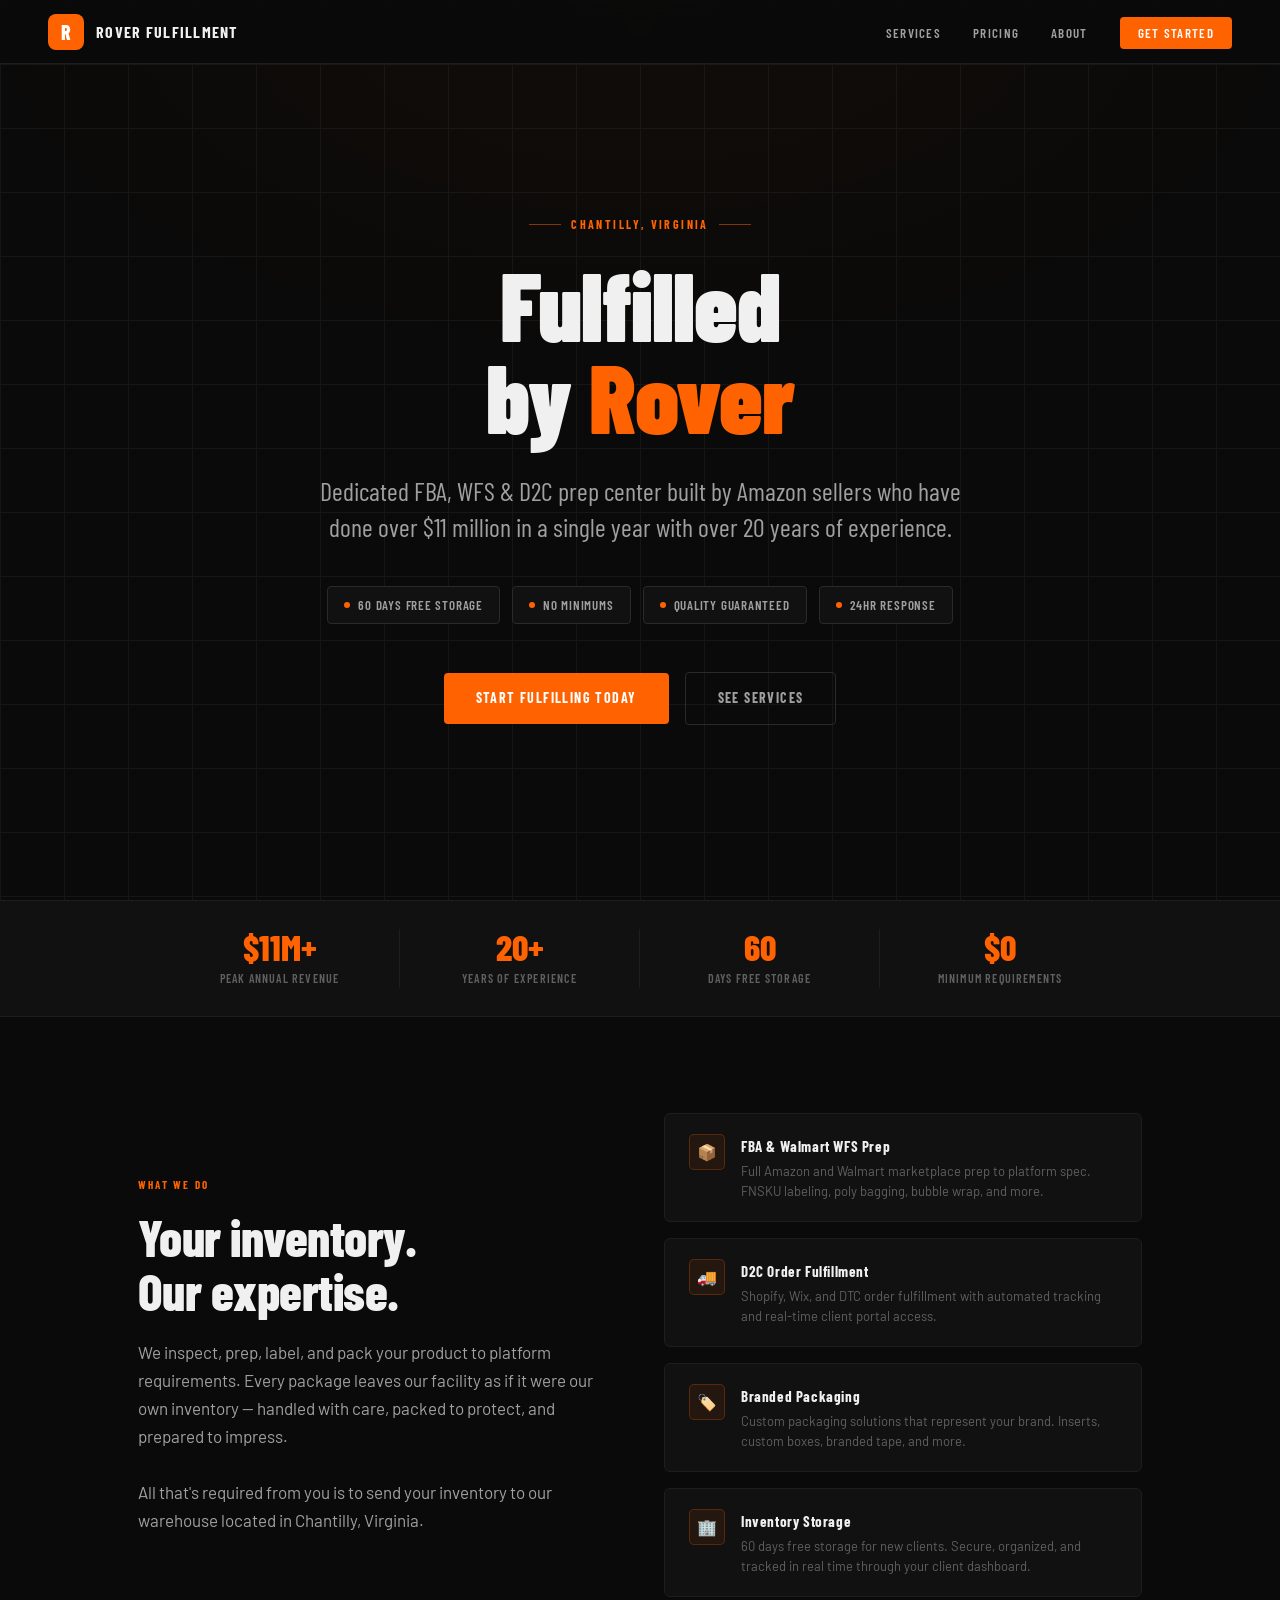
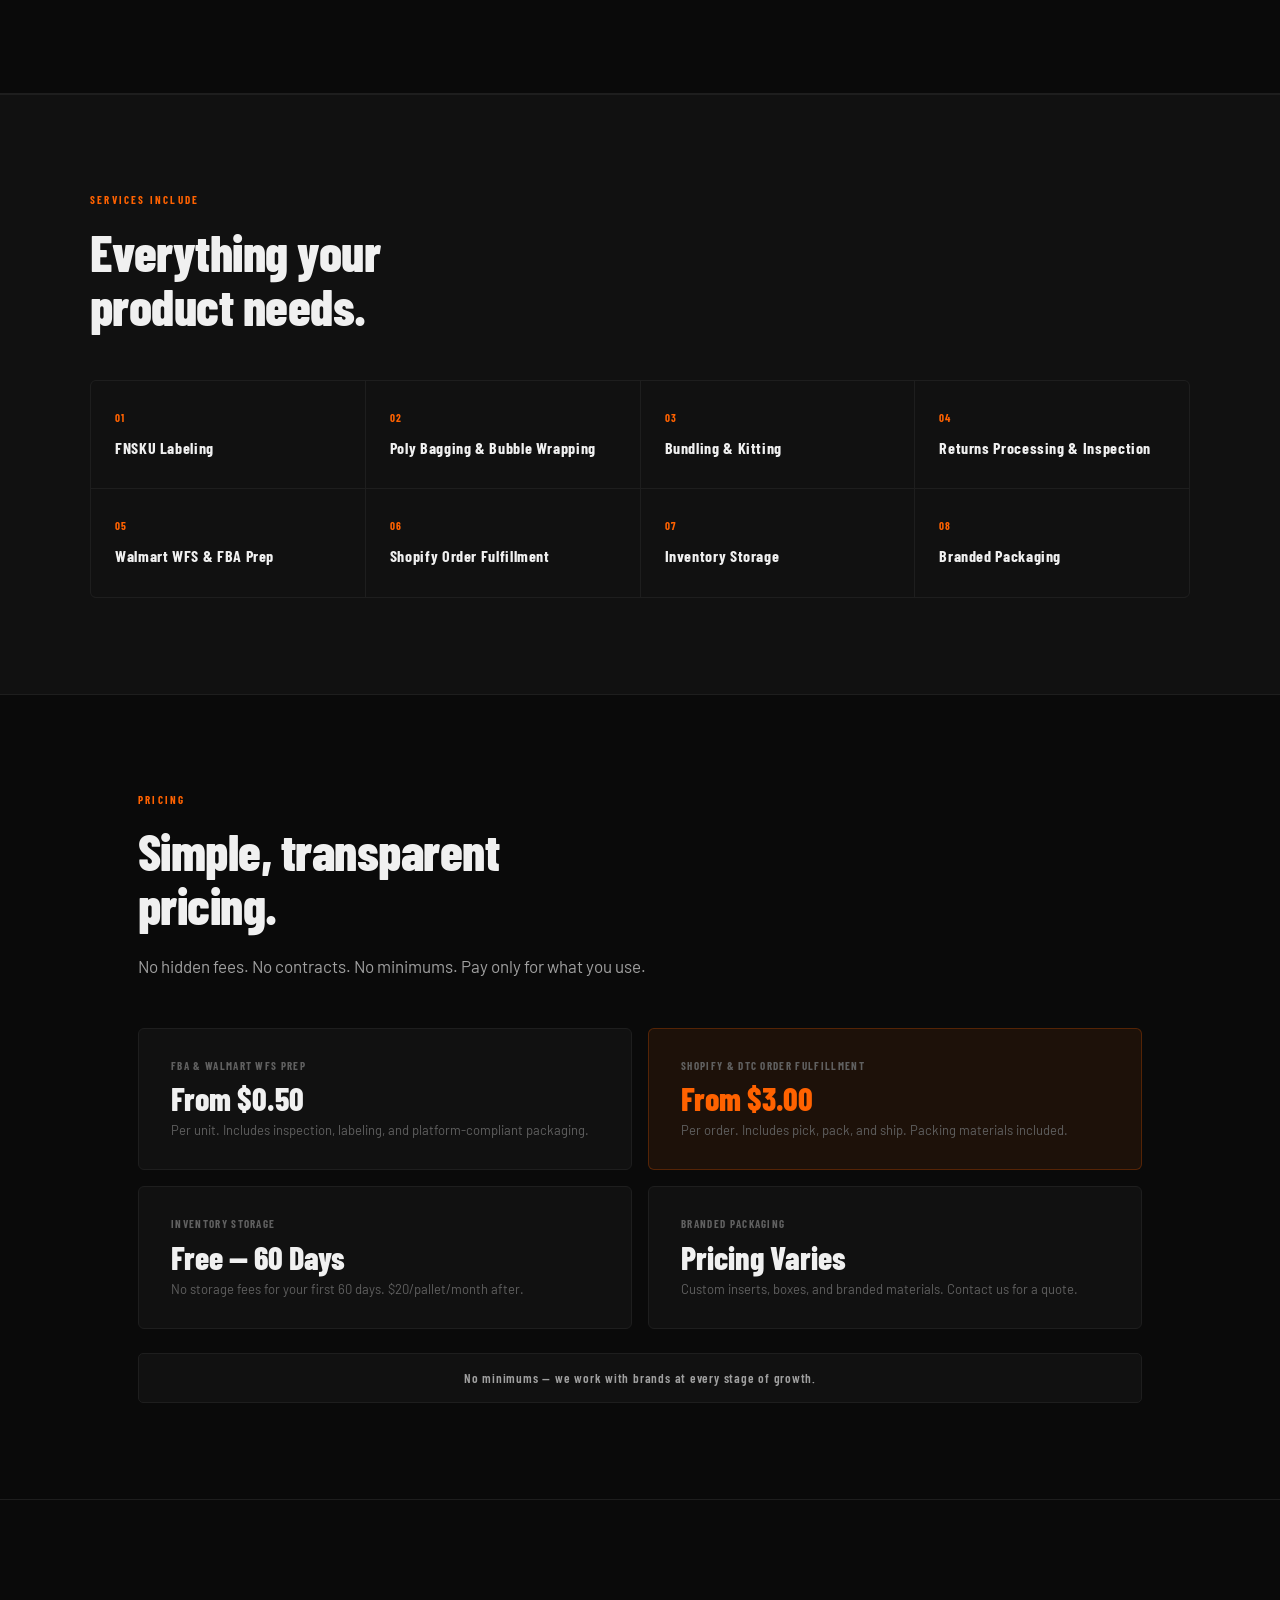
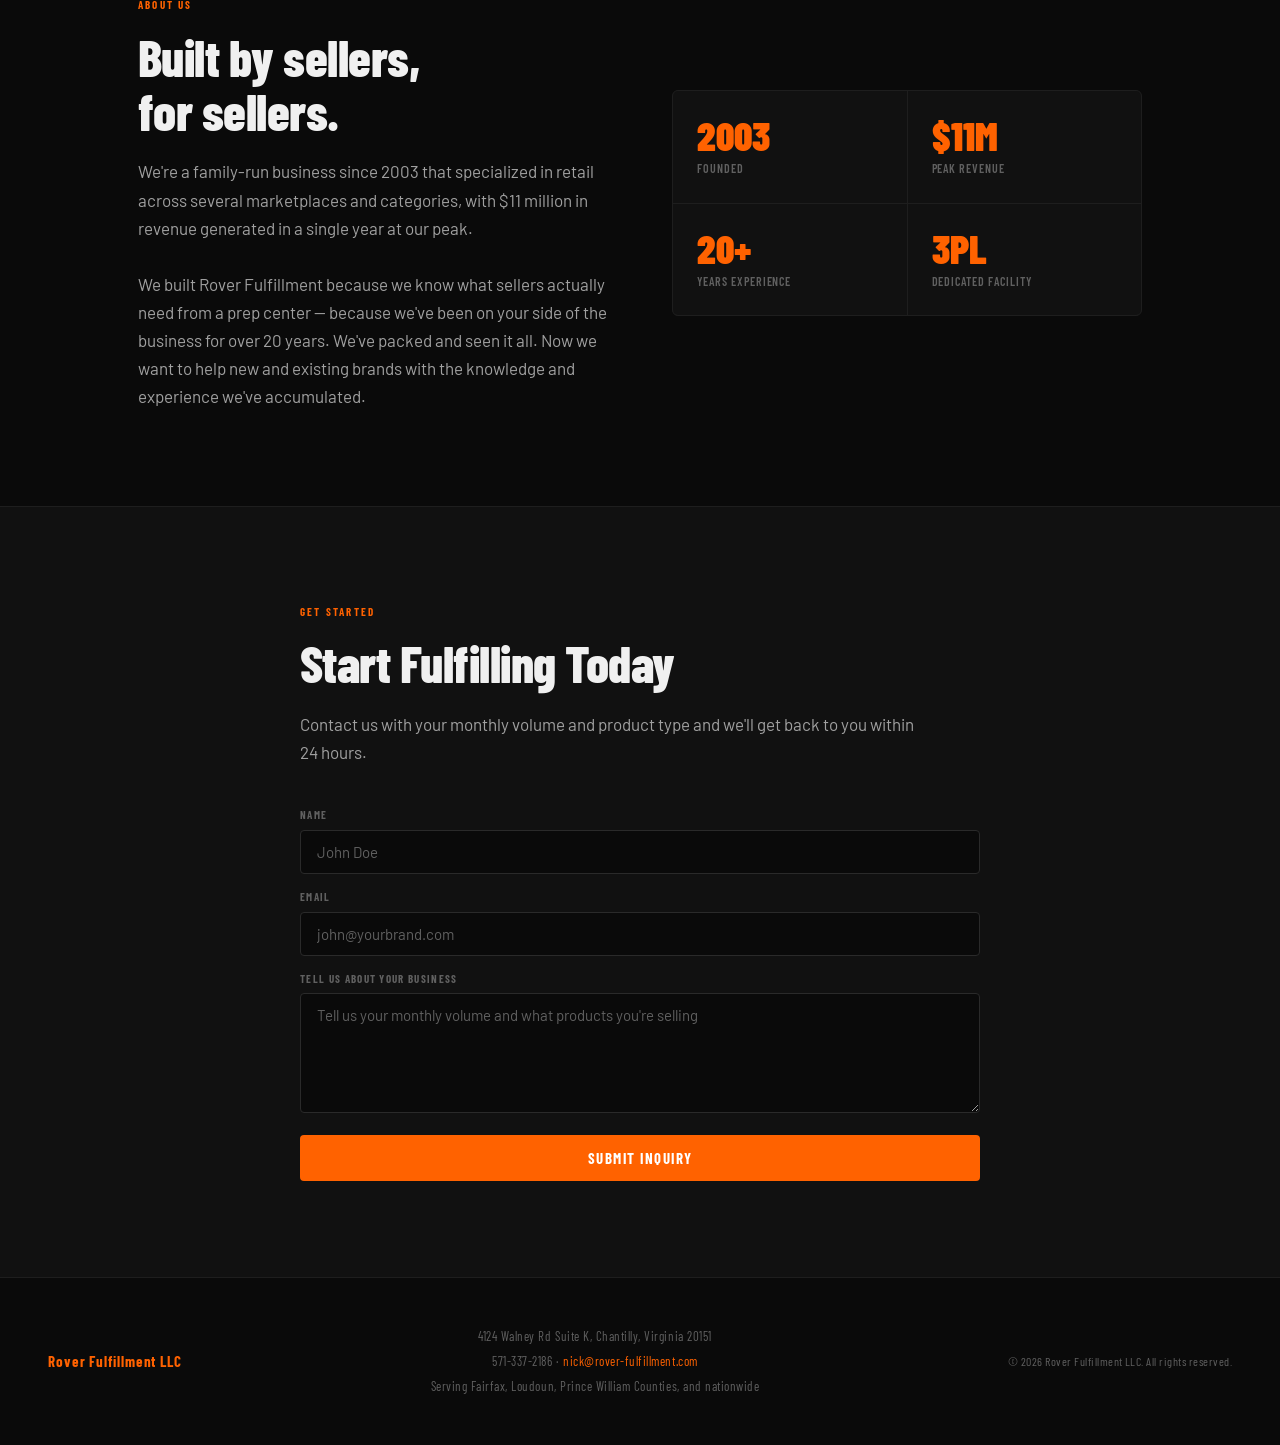
<file: rover-site/index.html>
<!DOCTYPE html>
<html lang="en">
<head>
  <meta charset="UTF-8" />
  <meta name="viewport" content="width=device-width, initial-scale=1.0" />
  <title>Rover Fulfillment — 3PL & Prep Center, Chantilly VA</title>
  <meta name="description" content="Dedicated FBA, WFS, D2C prep center in Chantilly, Virginia. Built by Amazon sellers with $11M in annual revenue and 20+ years of experience. 60 days free storage, no minimums." />
  <link rel="preconnect" href="https://fonts.googleapis.com" />
  <link rel="preconnect" href="https://fonts.gstatic.com" crossorigin />
  <link href="https://fonts.googleapis.com/css2?family=Barlow+Condensed:wght@300;400;500;600;700;800;900&family=Barlow:wght@300;400;500;600&display=swap" rel="stylesheet" />
  <style>
    *, *::before, *::after { box-sizing: border-box; margin: 0; padding: 0; }

    :root {
      --bg: #0A0A0A;
      --surface: #111111;
      --surface-2: #181818;
      --border: #1E1E1E;
      --border-2: #2A2A2A;
      --text: #F0F0F0;
      --text-sub: #A0A0A0;
      --text-muted: #606060;
      --accent: #FF6200;
      --accent-hi: #FF7A20;
      --accent-lo: rgba(255,98,0,0.08);
      --accent-ring: rgba(255,98,0,0.25);
    }

    html { scroll-behavior: smooth; }

    body {
      background: var(--bg);
      color: var(--text);
      font-family: 'Barlow', sans-serif;
      font-size: 16px;
      line-height: 1.6;
      -webkit-font-smoothing: antialiased;
      overflow-x: hidden;
    }

    /* ── Nav ── */
    nav {
      position: fixed;
      top: 0;
      left: 0;
      right: 0;
      z-index: 100;
      display: flex;
      align-items: center;
      justify-content: space-between;
      padding: 0 48px;
      height: 64px;
      background: rgba(10,10,10,0.92);
      backdrop-filter: blur(12px);
      border-bottom: 1px solid var(--border);
    }

    .nav-logo {
      display: flex;
      align-items: center;
      gap: 12px;
      text-decoration: none;
    }

    .nav-logo-mark {
      width: 36px;
      height: 36px;
      background: var(--accent);
      border-radius: 8px;
      display: flex;
      align-items: center;
      justify-content: center;
      font-family: 'Barlow Condensed', sans-serif;
      font-size: 20px;
      font-weight: 800;
      color: #fff;
    }

    .nav-logo-text {
      font-family: 'Barlow Condensed', sans-serif;
      font-size: 16px;
      font-weight: 700;
      letter-spacing: 0.08em;
      text-transform: uppercase;
      color: var(--text);
    }

    .nav-links {
      display: flex;
      align-items: center;
      gap: 32px;
      list-style: none;
    }

    .nav-links a {
      font-family: 'Barlow Condensed', sans-serif;
      font-size: 13px;
      font-weight: 600;
      letter-spacing: 0.1em;
      text-transform: uppercase;
      color: var(--text-sub);
      text-decoration: none;
      transition: color 0.15s;
    }

    .nav-links a:hover { color: var(--text); }

    .nav-cta {
      background: var(--accent) !important;
      color: #fff !important;
      padding: 8px 18px;
      border-radius: 4px;
      transition: background 0.15s !important;
    }

    .nav-cta:hover { background: var(--accent-hi) !important; }

    /* ── Hero ── */
    .hero {
      min-height: 100vh;
      display: flex;
      flex-direction: column;
      align-items: center;
      justify-content: center;
      text-align: center;
      padding: 120px 48px 80px;
      position: relative;
      overflow: hidden;
    }

    .hero::before {
      content: '';
      position: absolute;
      inset: 0;
      background:
        radial-gradient(ellipse 80% 60% at 50% 0%, rgba(255,98,0,0.06) 0%, transparent 70%),
        linear-gradient(var(--border) 1px, transparent 1px),
        linear-gradient(90deg, var(--border) 1px, transparent 1px);
      background-size: auto, 64px 64px, 64px 64px;
      opacity: 0.6;
      pointer-events: none;
    }

    .hero-eyebrow {
      font-family: 'Barlow Condensed', sans-serif;
      font-size: 12px;
      font-weight: 700;
      letter-spacing: 0.2em;
      text-transform: uppercase;
      color: var(--accent);
      margin-bottom: 24px;
      position: relative;
      display: flex;
      align-items: center;
      gap: 10px;
    }

    .hero-eyebrow::before,
    .hero-eyebrow::after {
      content: '';
      width: 32px;
      height: 1px;
      background: var(--accent);
      opacity: 0.5;
    }

    .hero-title {
      font-family: 'Barlow Condensed', sans-serif;
      font-size: clamp(52px, 8vw, 96px);
      font-weight: 900;
      letter-spacing: -0.01em;
      line-height: 0.95;
      color: var(--text);
      margin-bottom: 8px;
      position: relative;
    }

    .hero-title span {
      color: var(--accent);
    }

    .hero-subtitle {
      font-family: 'Barlow Condensed', sans-serif;
      font-size: clamp(18px, 3vw, 26px);
      font-weight: 400;
      color: var(--text-sub);
      max-width: 680px;
      margin: 24px auto 0;
      line-height: 1.4;
      position: relative;
    }

    .hero-badges {
      display: flex;
      align-items: center;
      justify-content: center;
      gap: 12px;
      margin-top: 40px;
      flex-wrap: wrap;
      position: relative;
    }

    .hero-badge {
      display: flex;
      align-items: center;
      gap: 8px;
      padding: 8px 16px;
      background: var(--surface);
      border: 1px solid var(--border-2);
      border-radius: 4px;
      font-family: 'Barlow Condensed', sans-serif;
      font-size: 13px;
      font-weight: 600;
      letter-spacing: 0.06em;
      text-transform: uppercase;
      color: var(--text-sub);
    }

    .hero-badge-dot {
      width: 6px;
      height: 6px;
      border-radius: 50%;
      background: var(--accent);
    }

    .hero-cta-row {
      display: flex;
      align-items: center;
      gap: 16px;
      margin-top: 48px;
      position: relative;
    }

    .btn-primary {
      background: var(--accent);
      color: #fff;
      padding: 14px 32px;
      border-radius: 4px;
      font-family: 'Barlow Condensed', sans-serif;
      font-size: 14px;
      font-weight: 700;
      letter-spacing: 0.1em;
      text-transform: uppercase;
      text-decoration: none;
      transition: background 0.15s;
      border: none;
      cursor: pointer;
    }

    .btn-primary:hover { background: var(--accent-hi); }

    .btn-ghost {
      background: transparent;
      color: var(--text-sub);
      padding: 14px 32px;
      border-radius: 4px;
      border: 1px solid var(--border-2);
      font-family: 'Barlow Condensed', sans-serif;
      font-size: 14px;
      font-weight: 700;
      letter-spacing: 0.1em;
      text-transform: uppercase;
      text-decoration: none;
      transition: all 0.15s;
      cursor: pointer;
    }

    .btn-ghost:hover {
      border-color: var(--border);
      color: var(--text);
    }

    /* ── Stats bar ── */
    .stats-bar {
      background: var(--surface);
      border-top: 1px solid var(--border);
      border-bottom: 1px solid var(--border);
      padding: 28px 48px;
      display: flex;
      align-items: center;
      justify-content: center;
      gap: 0;
    }

    .stat-item {
      flex: 1;
      max-width: 240px;
      display: flex;
      flex-direction: column;
      align-items: center;
      gap: 4px;
      padding: 0 32px;
      border-right: 1px solid var(--border);
    }

    .stat-item:last-child { border-right: none; }

    .stat-num {
      font-family: 'Barlow Condensed', sans-serif;
      font-size: 36px;
      font-weight: 800;
      color: var(--accent);
      line-height: 1;
    }

    .stat-label {
      font-family: 'Barlow Condensed', sans-serif;
      font-size: 12px;
      font-weight: 600;
      letter-spacing: 0.1em;
      text-transform: uppercase;
      color: var(--text-muted);
    }

    /* ── Section base ── */
    section {
      padding: 96px 48px;
      max-width: 1100px;
      margin: 0 auto;
    }

    .section-eyebrow {
      font-family: 'Barlow Condensed', sans-serif;
      font-size: 11px;
      font-weight: 700;
      letter-spacing: 0.2em;
      text-transform: uppercase;
      color: var(--accent);
      margin-bottom: 16px;
    }

    .section-title {
      font-family: 'Barlow Condensed', sans-serif;
      font-size: clamp(32px, 4vw, 52px);
      font-weight: 800;
      letter-spacing: -0.01em;
      line-height: 1.05;
      color: var(--text);
      margin-bottom: 20px;
    }

    .section-body {
      font-size: 17px;
      color: var(--text-sub);
      max-width: 620px;
      line-height: 1.65;
    }

    /* ── What we do ── */
    .what-grid {
      display: grid;
      grid-template-columns: 1fr 1fr;
      gap: 48px;
      align-items: center;
    }

    .what-left { }

    .what-right {
      display: flex;
      flex-direction: column;
      gap: 16px;
    }

    .what-card {
      background: var(--surface);
      border: 1px solid var(--border);
      border-radius: 6px;
      padding: 20px 24px;
      display: flex;
      align-items: flex-start;
      gap: 16px;
      transition: border-color 0.15s;
    }

    .what-card:hover { border-color: var(--accent-ring); }

    .what-icon {
      width: 36px;
      height: 36px;
      background: var(--accent-lo);
      border: 1px solid var(--accent-ring);
      border-radius: 5px;
      display: flex;
      align-items: center;
      justify-content: center;
      font-size: 16px;
      flex-shrink: 0;
    }

    .what-card-text h3 {
      font-family: 'Barlow Condensed', sans-serif;
      font-size: 15px;
      font-weight: 700;
      letter-spacing: 0.04em;
      color: var(--text);
      margin-bottom: 4px;
    }

    .what-card-text p {
      font-size: 13px;
      color: var(--text-muted);
      line-height: 1.5;
    }

    /* ── Services ── */
    .services-section {
      background: var(--surface);
      border-top: 1px solid var(--border);
      border-bottom: 1px solid var(--border);
      padding: 96px 48px;
    }

    .services-inner {
      max-width: 1100px;
      margin: 0 auto;
    }

    .services-grid {
      display: grid;
      grid-template-columns: repeat(4, 1fr);
      gap: 1px;
      background: var(--border);
      border: 1px solid var(--border);
      border-radius: 6px;
      overflow: hidden;
      margin-top: 48px;
    }

    .service-item {
      background: var(--surface);
      padding: 28px 24px;
      display: flex;
      flex-direction: column;
      gap: 8px;
      transition: background 0.15s;
    }

    .service-item:hover { background: var(--surface-2); }

    .service-num {
      font-family: 'Barlow Condensed', sans-serif;
      font-size: 11px;
      font-weight: 700;
      letter-spacing: 0.1em;
      color: var(--accent);
    }

    .service-name {
      font-family: 'Barlow Condensed', sans-serif;
      font-size: 16px;
      font-weight: 700;
      letter-spacing: 0.04em;
      color: var(--text);
    }

    /* ── Pricing ── */
    .pricing-grid {
      display: grid;
      grid-template-columns: repeat(2, 1fr);
      gap: 16px;
      margin-top: 48px;
    }

    .pricing-card {
      background: var(--surface);
      border: 1px solid var(--border);
      border-radius: 6px;
      padding: 28px 32px;
      transition: border-color 0.15s;
    }

    .pricing-card:hover { border-color: var(--border-2); }

    .pricing-card--featured {
      border-color: var(--accent-ring);
      background: var(--accent-lo);
    }

    .pricing-service {
      font-family: 'Barlow Condensed', sans-serif;
      font-size: 11px;
      font-weight: 700;
      letter-spacing: 0.12em;
      text-transform: uppercase;
      color: var(--text-muted);
      margin-bottom: 8px;
    }

    .pricing-price {
      font-family: 'Barlow Condensed', sans-serif;
      font-size: 32px;
      font-weight: 800;
      color: var(--text);
      line-height: 1;
      margin-bottom: 6px;
    }

    .pricing-card--featured .pricing-price { color: var(--accent); }

    .pricing-desc {
      font-size: 13px;
      color: var(--text-muted);
    }

    .pricing-note {
      margin-top: 24px;
      padding: 14px 20px;
      background: var(--surface);
      border: 1px solid var(--border);
      border-radius: 5px;
      font-family: 'Barlow Condensed', sans-serif;
      font-size: 13px;
      font-weight: 600;
      letter-spacing: 0.06em;
      color: var(--text-sub);
      text-align: center;
    }

    /* ── About ── */
    .about-grid {
      display: grid;
      grid-template-columns: 1fr 1fr;
      gap: 64px;
      align-items: center;
    }

    .about-stat-grid {
      display: grid;
      grid-template-columns: 1fr 1fr;
      gap: 1px;
      background: var(--border);
      border: 1px solid var(--border);
      border-radius: 6px;
      overflow: hidden;
    }

    .about-stat {
      background: var(--surface);
      padding: 24px;
      display: flex;
      flex-direction: column;
      gap: 4px;
    }

    .about-stat-num {
      font-family: 'Barlow Condensed', sans-serif;
      font-size: 40px;
      font-weight: 900;
      color: var(--accent);
      line-height: 1;
    }

    .about-stat-label {
      font-family: 'Barlow Condensed', sans-serif;
      font-size: 12px;
      font-weight: 600;
      letter-spacing: 0.08em;
      text-transform: uppercase;
      color: var(--text-muted);
    }

    /* ── Contact ── */
    .contact-section {
      background: var(--surface);
      border-top: 1px solid var(--border);
      padding: 96px 48px;
    }

    .contact-inner {
      max-width: 680px;
      margin: 0 auto;
    }

    .contact-form {
      display: flex;
      flex-direction: column;
      gap: 14px;
      margin-top: 40px;
    }

    .form-field {
      display: flex;
      flex-direction: column;
      gap: 6px;
    }

    .form-label {
      font-family: 'Barlow Condensed', sans-serif;
      font-size: 11px;
      font-weight: 700;
      letter-spacing: 0.12em;
      text-transform: uppercase;
      color: var(--text-muted);
    }

    .form-input,
    .form-textarea {
      background: var(--bg);
      border: 1px solid var(--border-2);
      border-radius: 4px;
      padding: 12px 16px;
      font-family: 'Barlow', sans-serif;
      font-size: 15px;
      color: var(--text);
      outline: none;
      width: 100%;
      transition: border-color 0.15s;
    }

    .form-input::placeholder,
    .form-textarea::placeholder { color: var(--text-muted); }

    .form-input:focus,
    .form-textarea:focus { border-color: var(--accent-ring); }

    .form-textarea { resize: vertical; min-height: 120px; }

    .form-submit {
      background: var(--accent);
      color: #fff;
      border: none;
      border-radius: 4px;
      padding: 14px;
      font-family: 'Barlow Condensed', sans-serif;
      font-size: 15px;
      font-weight: 700;
      letter-spacing: 0.1em;
      text-transform: uppercase;
      cursor: pointer;
      transition: background 0.15s;
      margin-top: 8px;
    }

    .form-submit:hover { background: var(--accent-hi); }

    .form-success {
      display: none;
      padding: 14px 20px;
      background: rgba(56,201,106,0.09);
      border: 1px solid rgba(56,201,106,0.2);
      border-radius: 4px;
      color: #38C96A;
      font-family: 'Barlow Condensed', sans-serif;
      font-size: 14px;
      font-weight: 600;
      letter-spacing: 0.04em;
      text-align: center;
    }

    /* ── Footer ── */
    footer {
      padding: 48px;
      border-top: 1px solid var(--border);
      display: flex;
      align-items: center;
      justify-content: space-between;
      gap: 24px;
      flex-wrap: wrap;
    }

    .footer-brand {
      font-family: 'Barlow Condensed', sans-serif;
      font-size: 15px;
      font-weight: 700;
      letter-spacing: 0.06em;
      color: var(--accent);
    }

    .footer-info {
      display: flex;
      flex-direction: column;
      gap: 4px;
      text-align: center;
    }

    .footer-addr {
      font-family: 'Barlow Condensed', sans-serif;
      font-size: 13px;
      color: var(--text-muted);
      letter-spacing: 0.04em;
    }

    .footer-addr a {
      color: var(--accent);
      text-decoration: none;
    }

    .footer-copy {
      font-family: 'Barlow Condensed', sans-serif;
      font-size: 12px;
      color: var(--text-muted);
      letter-spacing: 0.04em;
    }

    /* ── Divider line ── */
    .full-divider {
      height: 1px;
      background: var(--border);
      width: 100%;
    }

    /* ── Animations ── */
    @keyframes fadeUp {
      from { opacity: 0; transform: translateY(24px); }
      to   { opacity: 1; transform: translateY(0); }
    }

    .hero-eyebrow  { animation: fadeUp 0.6s ease both; }
    .hero-title    { animation: fadeUp 0.6s ease 0.1s both; }
    .hero-subtitle { animation: fadeUp 0.6s ease 0.2s both; }
    .hero-badges   { animation: fadeUp 0.6s ease 0.3s both; }
    .hero-cta-row  { animation: fadeUp 0.6s ease 0.4s both; }

    /* ── Responsive ── */
    @media (max-width: 900px) {
      nav { padding: 0 24px; }
      nav .nav-links { display: none; }
      section { padding: 64px 24px; }
      .hero { padding: 100px 24px 64px; }
      .stats-bar { padding: 24px; flex-wrap: wrap; gap: 24px; }
      .stat-item { border-right: none; max-width: none; }
      .what-grid { grid-template-columns: 1fr; }
      .services-grid { grid-template-columns: repeat(2, 1fr); }
      .pricing-grid { grid-template-columns: 1fr; }
      .about-grid { grid-template-columns: 1fr; }
      footer { flex-direction: column; text-align: center; padding: 32px 24px; }
      .footer-info { text-align: center; }
      .services-section { padding: 64px 24px; }
      .contact-section { padding: 64px 24px; }
    }
  </style>
</head>
<body>

  <!-- Nav -->
  <nav>
    <a href="#" class="nav-logo">
      <div class="nav-logo-mark">R</div>
      <span class="nav-logo-text">Rover Fulfillment</span>
    </a>
    <ul class="nav-links">
      <li><a href="#services">Services</a></li>
      <li><a href="#pricing">Pricing</a></li>
      <li><a href="#about">About</a></li>
      <li><a href="#contact" class="nav-cta">Get Started</a></li>
    </ul>
  </nav>

  <!-- Hero -->
  <div class="hero">
    <div class="hero-eyebrow">Chantilly, Virginia</div>
    <h1 class="hero-title">Fulfilled<br>by <span>Rover</span></h1>
    <p class="hero-subtitle">
      Dedicated FBA, WFS & D2C prep center built by Amazon sellers who have done over $11 million in a single year with over 20 years of experience.
    </p>
    <div class="hero-badges">
      <div class="hero-badge"><span class="hero-badge-dot"></span>60 Days Free Storage</div>
      <div class="hero-badge"><span class="hero-badge-dot"></span>No Minimums</div>
      <div class="hero-badge"><span class="hero-badge-dot"></span>Quality Guaranteed</div>
      <div class="hero-badge"><span class="hero-badge-dot"></span>24hr Response</div>
    </div>
    <div class="hero-cta-row">
      <a href="#contact" class="btn-primary">Start Fulfilling Today</a>
      <a href="#services" class="btn-ghost">See Services</a>
    </div>
  </div>

  <!-- Stats bar -->
  <div class="stats-bar">
    <div class="stat-item">
      <span class="stat-num">$11M+</span>
      <span class="stat-label">Peak Annual Revenue</span>
    </div>
    <div class="stat-item">
      <span class="stat-num">20+</span>
      <span class="stat-label">Years of Experience</span>
    </div>
    <div class="stat-item">
      <span class="stat-num">60</span>
      <span class="stat-label">Days Free Storage</span>
    </div>
    <div class="stat-item">
      <span class="stat-num">$0</span>
      <span class="stat-label">Minimum Requirements</span>
    </div>
  </div>

  <!-- What We Do -->
  <section id="services">
    <div class="what-grid">
      <div class="what-left">
        <div class="section-eyebrow">What We Do</div>
        <h2 class="section-title">Your inventory.<br>Our expertise.</h2>
        <p class="section-body">
          We inspect, prep, label, and pack your product to platform requirements. Every package leaves our facility as if it were our own inventory — handled with care, packed to protect, and prepared to impress.
          <br><br>
          All that's required from you is to send your inventory to our warehouse located in Chantilly, Virginia.
        </p>
      </div>
      <div class="what-right">
        <div class="what-card">
          <div class="what-icon">📦</div>
          <div class="what-card-text">
            <h3>FBA & Walmart WFS Prep</h3>
            <p>Full Amazon and Walmart marketplace prep to platform spec. FNSKU labeling, poly bagging, bubble wrap, and more.</p>
          </div>
        </div>
        <div class="what-card">
          <div class="what-icon">🚚</div>
          <div class="what-card-text">
            <h3>D2C Order Fulfillment</h3>
            <p>Shopify, Wix, and DTC order fulfillment with automated tracking and real-time client portal access.</p>
          </div>
        </div>
        <div class="what-card">
          <div class="what-icon">🏷️</div>
          <div class="what-card-text">
            <h3>Branded Packaging</h3>
            <p>Custom packaging solutions that represent your brand. Inserts, custom boxes, branded tape, and more.</p>
          </div>
        </div>
        <div class="what-card">
          <div class="what-icon">🏢</div>
          <div class="what-card-text">
            <h3>Inventory Storage</h3>
            <p>60 days free storage for new clients. Secure, organized, and tracked in real time through your client dashboard.</p>
          </div>
        </div>
      </div>
    </div>
  </section>

  <div class="full-divider"></div>

  <!-- Services list -->
  <div class="services-section">
    <div class="services-inner">
      <div class="section-eyebrow">Services Include</div>
      <h2 class="section-title">Everything your<br>product needs.</h2>
      <div class="services-grid">
        <div class="service-item">
          <span class="service-num">01</span>
          <span class="service-name">FNSKU Labeling</span>
        </div>
        <div class="service-item">
          <span class="service-num">02</span>
          <span class="service-name">Poly Bagging & Bubble Wrapping</span>
        </div>
        <div class="service-item">
          <span class="service-num">03</span>
          <span class="service-name">Bundling & Kitting</span>
        </div>
        <div class="service-item">
          <span class="service-num">04</span>
          <span class="service-name">Returns Processing & Inspection</span>
        </div>
        <div class="service-item">
          <span class="service-num">05</span>
          <span class="service-name">Walmart WFS & FBA Prep</span>
        </div>
        <div class="service-item">
          <span class="service-num">06</span>
          <span class="service-name">Shopify Order Fulfillment</span>
        </div>
        <div class="service-item">
          <span class="service-num">07</span>
          <span class="service-name">Inventory Storage</span>
        </div>
        <div class="service-item">
          <span class="service-num">08</span>
          <span class="service-name">Branded Packaging</span>
        </div>
      </div>
    </div>
  </div>

  <!-- Pricing -->
  <section id="pricing">
    <div class="section-eyebrow">Pricing</div>
    <h2 class="section-title">Simple, transparent<br>pricing.</h2>
    <p class="section-body">No hidden fees. No contracts. No minimums. Pay only for what you use.</p>

    <div class="pricing-grid">
      <div class="pricing-card">
        <div class="pricing-service">FBA & Walmart WFS Prep</div>
        <div class="pricing-price">From $0.50</div>
        <div class="pricing-desc">Per unit. Includes inspection, labeling, and platform-compliant packaging.</div>
      </div>
      <div class="pricing-card pricing-card--featured">
        <div class="pricing-service">Shopify & DTC Order Fulfillment</div>
        <div class="pricing-price">From $3.00</div>
        <div class="pricing-desc">Per order. Includes pick, pack, and ship. Packing materials included.</div>
      </div>
      <div class="pricing-card">
        <div class="pricing-service">Inventory Storage</div>
        <div class="pricing-price">Free — 60 Days</div>
        <div class="pricing-desc">No storage fees for your first 60 days. $20/pallet/month after.</div>
      </div>
      <div class="pricing-card">
        <div class="pricing-service">Branded Packaging</div>
        <div class="pricing-price">Pricing Varies</div>
        <div class="pricing-desc">Custom inserts, boxes, and branded materials. Contact us for a quote.</div>
      </div>
    </div>
    <div class="pricing-note">No minimums — we work with brands at every stage of growth.</div>
  </section>

  <div class="full-divider"></div>

  <!-- About -->
  <section id="about">
    <div class="about-grid">
      <div>
        <div class="section-eyebrow">About Us</div>
        <h2 class="section-title">Built by sellers,<br>for sellers.</h2>
        <p class="section-body">
          We're a family-run business since 2003 that specialized in retail across several marketplaces and categories, with $11 million in revenue generated in a single year at our peak.
          <br><br>
          We built Rover Fulfillment because we know what sellers actually need from a prep center — because we've been on your side of the business for over 20 years. We've packed and seen it all. Now we want to help new and existing brands with the knowledge and experience we've accumulated.
        </p>
      </div>
      <div class="about-stat-grid">
        <div class="about-stat">
          <span class="about-stat-num">2003</span>
          <span class="about-stat-label">Founded</span>
        </div>
        <div class="about-stat">
          <span class="about-stat-num">$11M</span>
          <span class="about-stat-label">Peak Revenue</span>
        </div>
        <div class="about-stat">
          <span class="about-stat-num">20+</span>
          <span class="about-stat-label">Years Experience</span>
        </div>
        <div class="about-stat">
          <span class="about-stat-num">3PL</span>
          <span class="about-stat-label">Dedicated Facility</span>
        </div>
      </div>
    </div>
  </section>

  <!-- Contact -->
  <div class="contact-section" id="contact">
    <div class="contact-inner">
      <div class="section-eyebrow">Get Started</div>
      <h2 class="section-title">Start Fulfilling Today</h2>
      <p class="section-body">Contact us with your monthly volume and product type and we'll get back to you within 24 hours.</p>

      <form class="contact-form" id="contactForm">
        <div class="form-field">
          <label class="form-label" for="name">Name</label>
          <input class="form-input" type="text" id="name" name="name" placeholder="John Doe" required />
        </div>
        <div class="form-field">
          <label class="form-label" for="email">Email</label>
          <input class="form-input" type="email" id="email" name="email" placeholder="john@yourbrand.com" required />
        </div>
        <div class="form-field">
          <label class="form-label" for="detail">Tell us about your business</label>
          <textarea class="form-textarea" id="detail" name="detail" placeholder="Tell us your monthly volume and what products you're selling" required></textarea>
        </div>
        <button type="submit" class="form-submit">Submit Inquiry</button>
        <div class="form-success" id="formSuccess">
          ✓ Message received — we'll be in touch within 24 hours.
        </div>
      </form>
    </div>
  </div>

  <!-- Footer -->
  <footer>
    <span class="footer-brand">Rover Fulfillment LLC</span>
    <div class="footer-info">
      <span class="footer-addr">4124 Walney Rd Suite K, Chantilly, Virginia 20151</span>
      <span class="footer-addr">571-337-2186 · <a href="mailto:nick@rover-fulfillment.com">nick@rover-fulfillment.com</a></span>
      <span class="footer-addr">Serving Fairfax, Loudoun, Prince William Counties, and nationwide</span>
    </div>
    <span class="footer-copy">© 2026 Rover Fulfillment LLC. All rights reserved.</span>
  </footer>

  <script>
    // Simple form handler — replace action with your form endpoint or Resend API
    document.getElementById('contactForm').addEventListener('submit', async function(e) {
      e.preventDefault()
      const btn = this.querySelector('.form-submit')
      const success = document.getElementById('formSuccess')
      btn.textContent = 'Sending...'
      btn.disabled = true

      // TODO: Replace with actual form submission (Resend API or Formspree)
      await new Promise(r => setTimeout(r, 1000))

      btn.style.display = 'none'
      success.style.display = 'block'
    })
  </script>
</body>
</html>
</file>
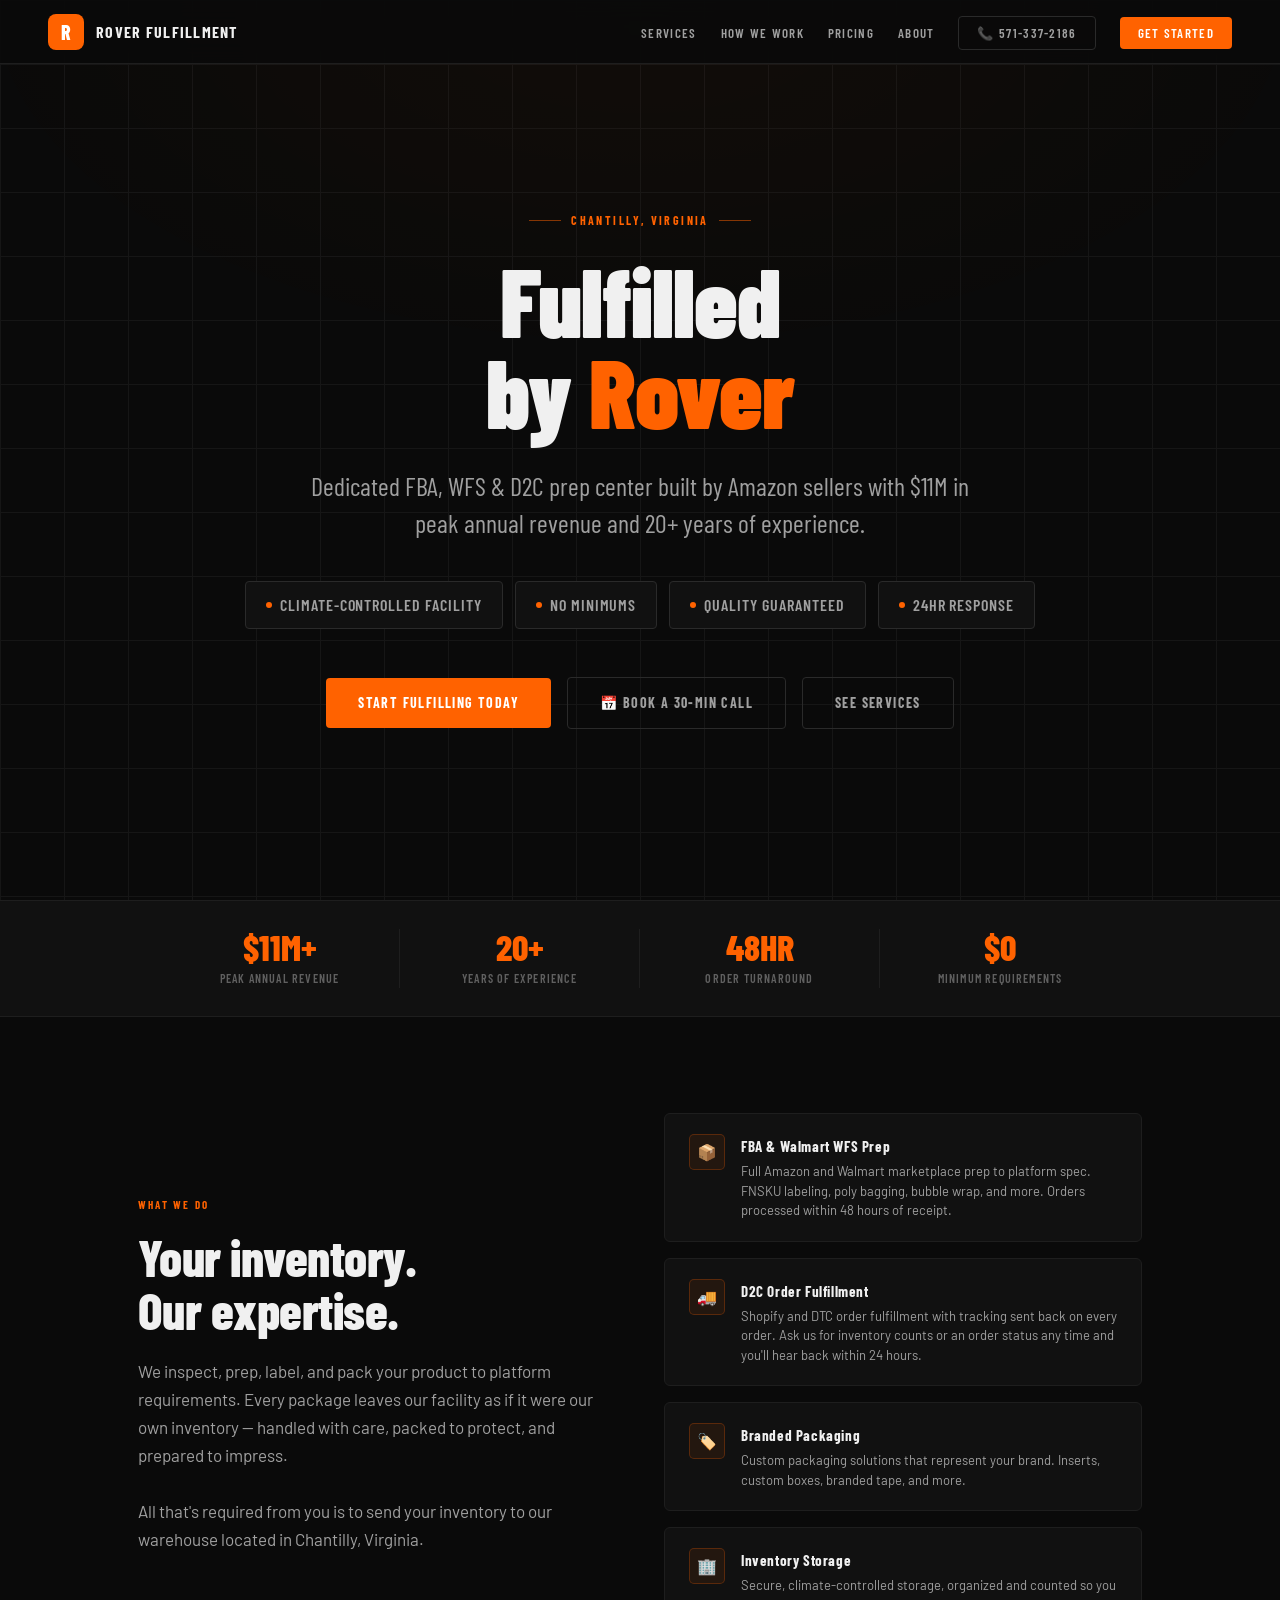
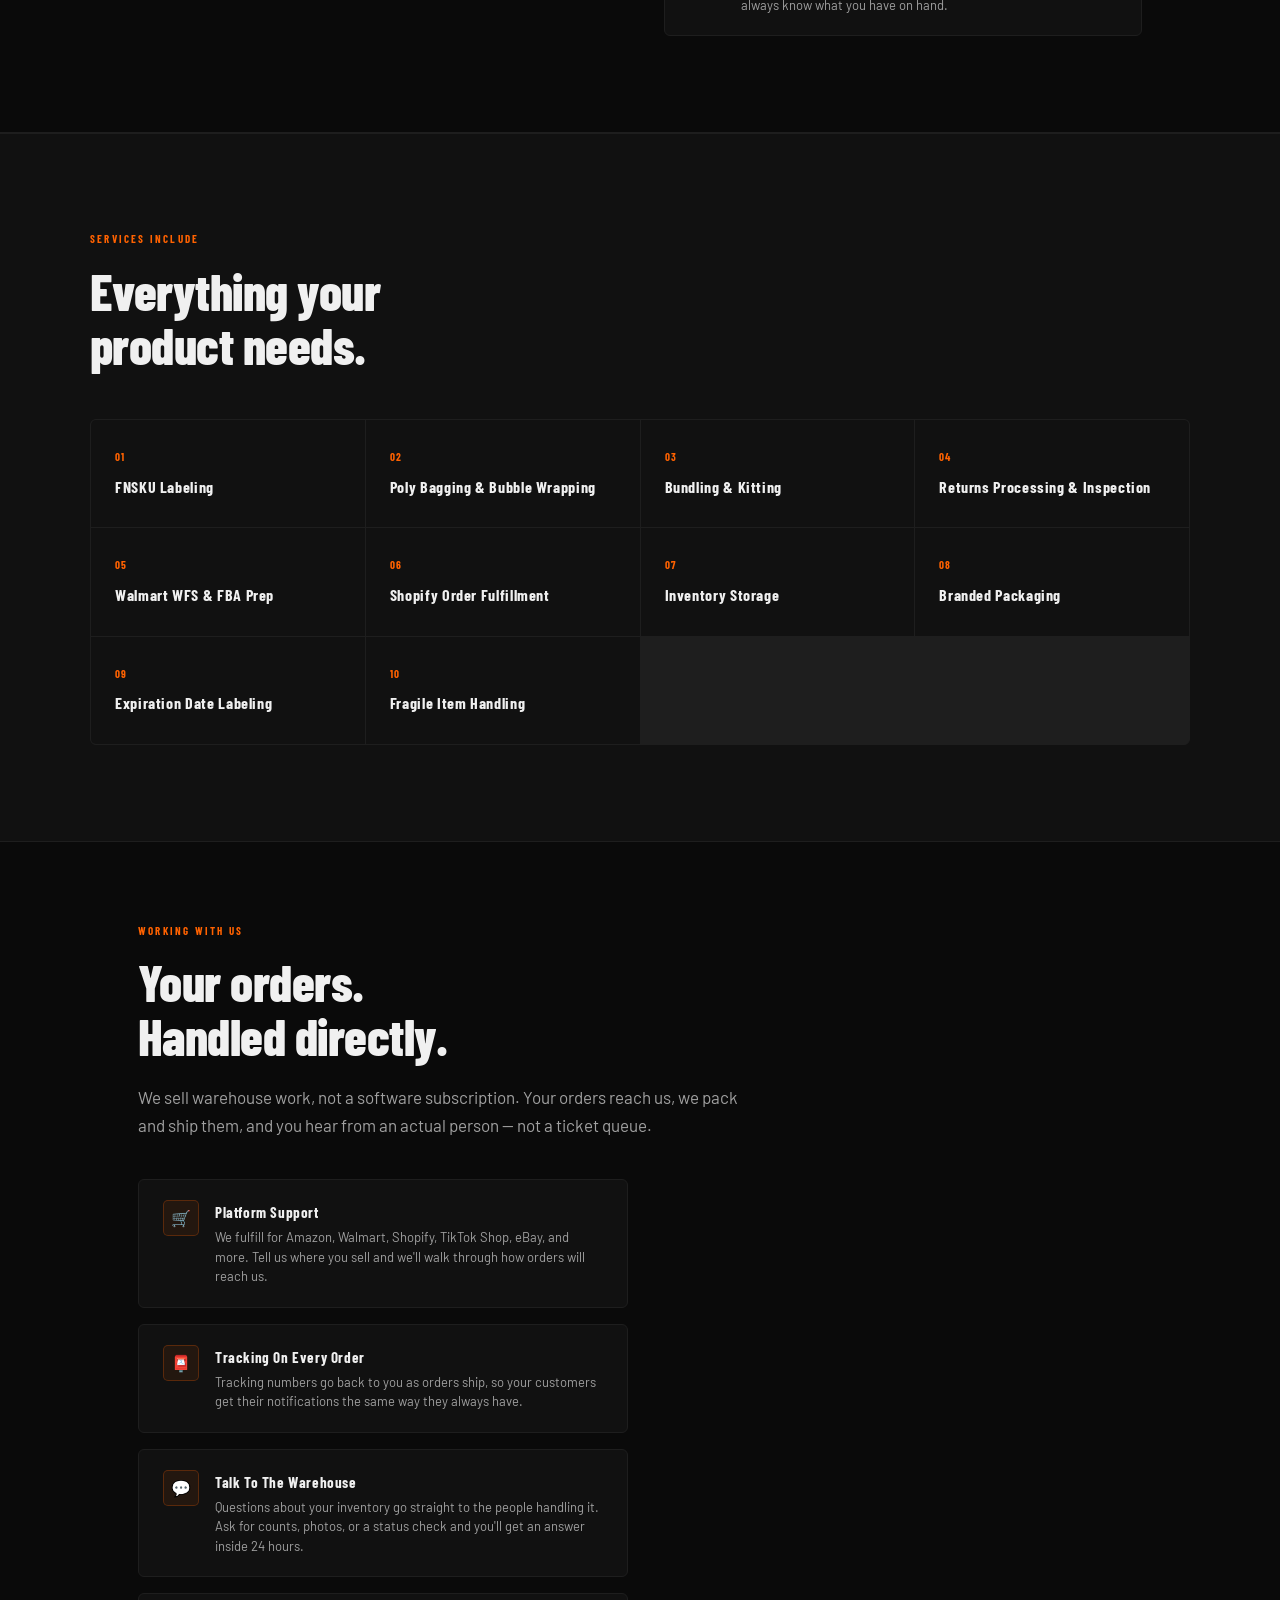
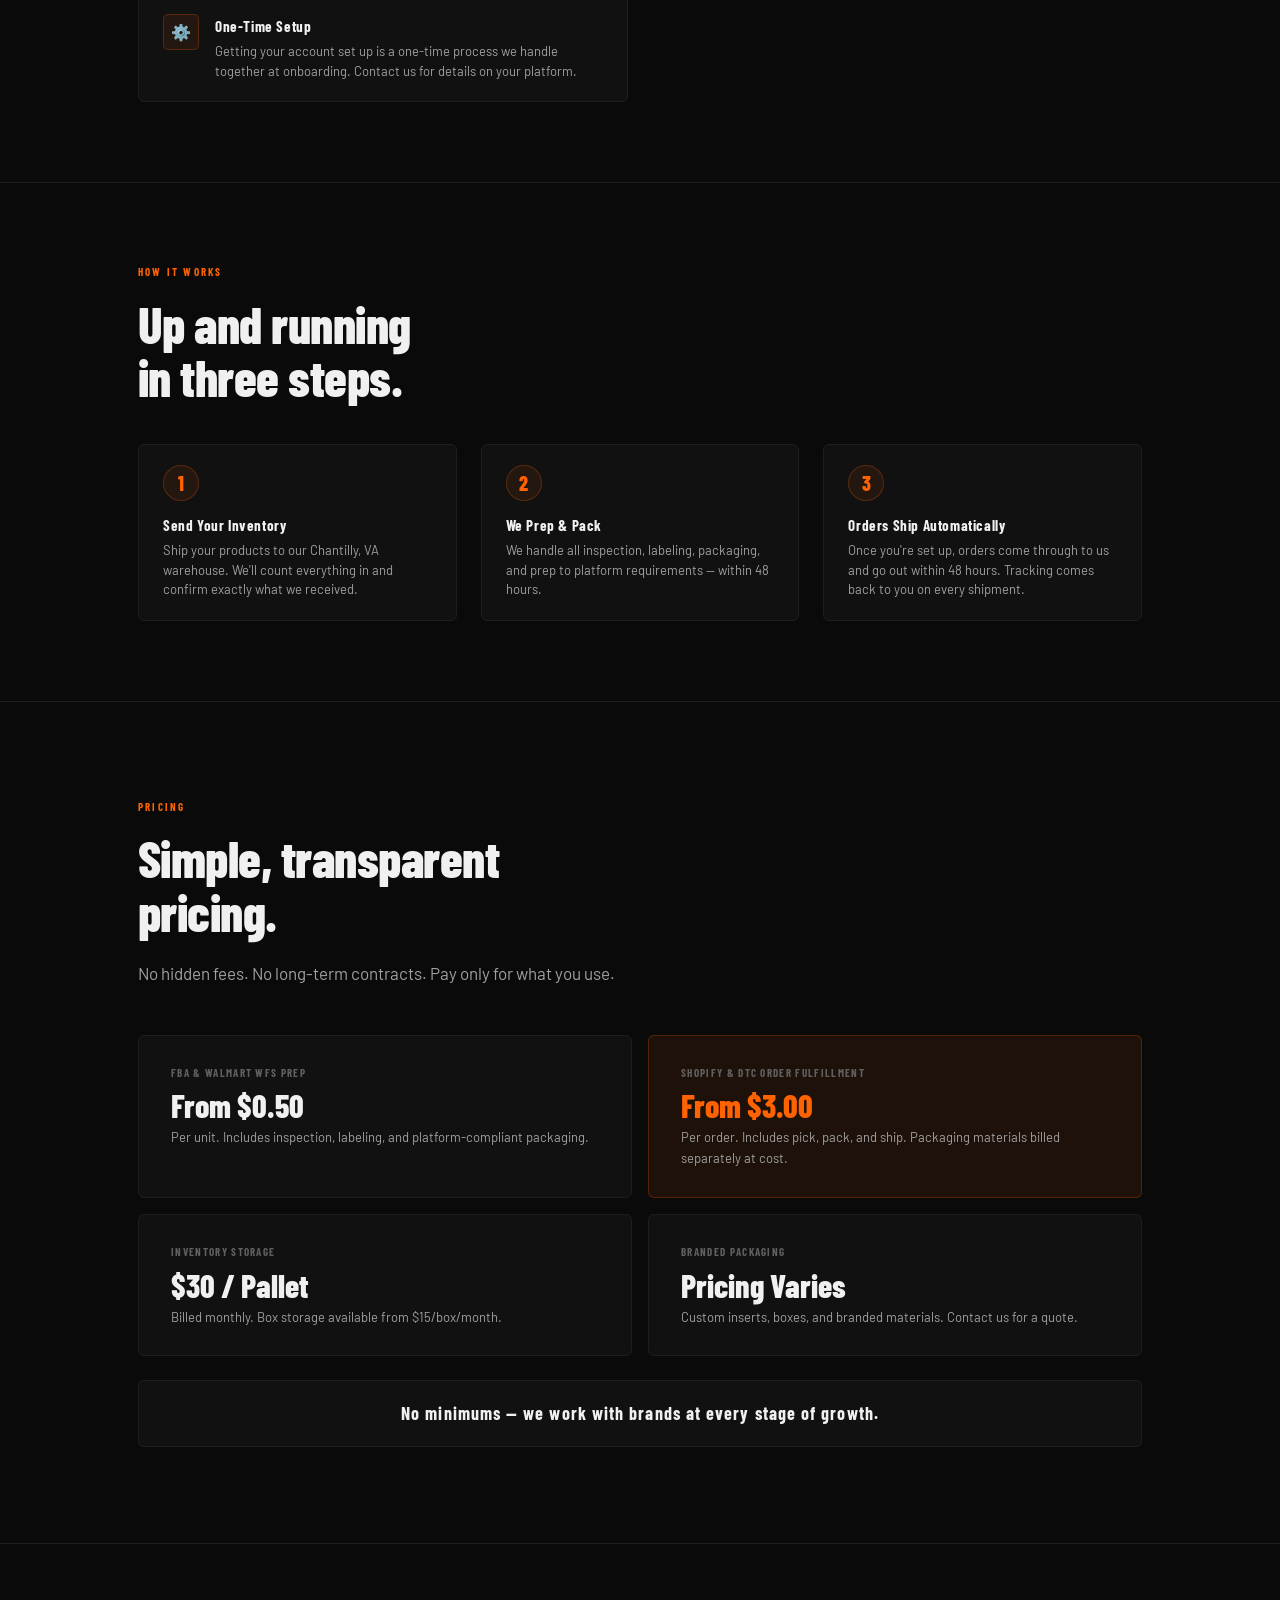
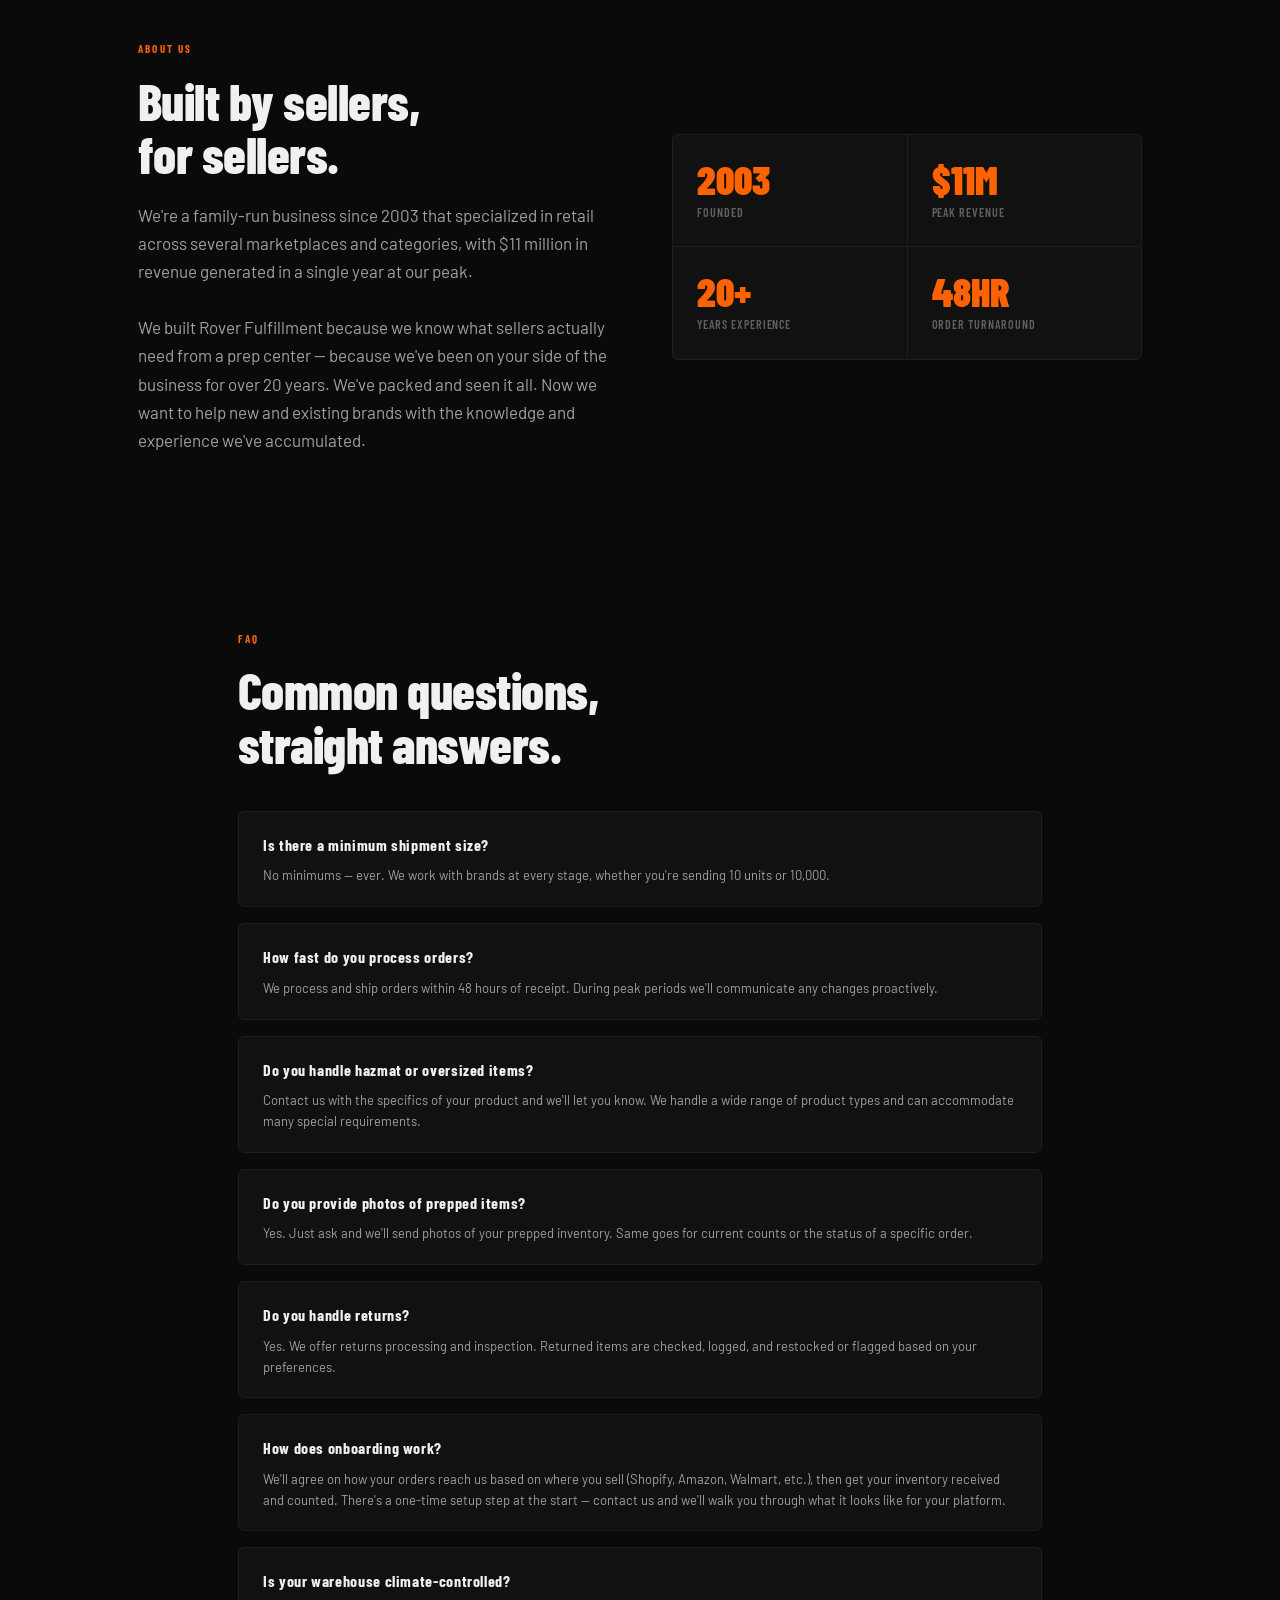
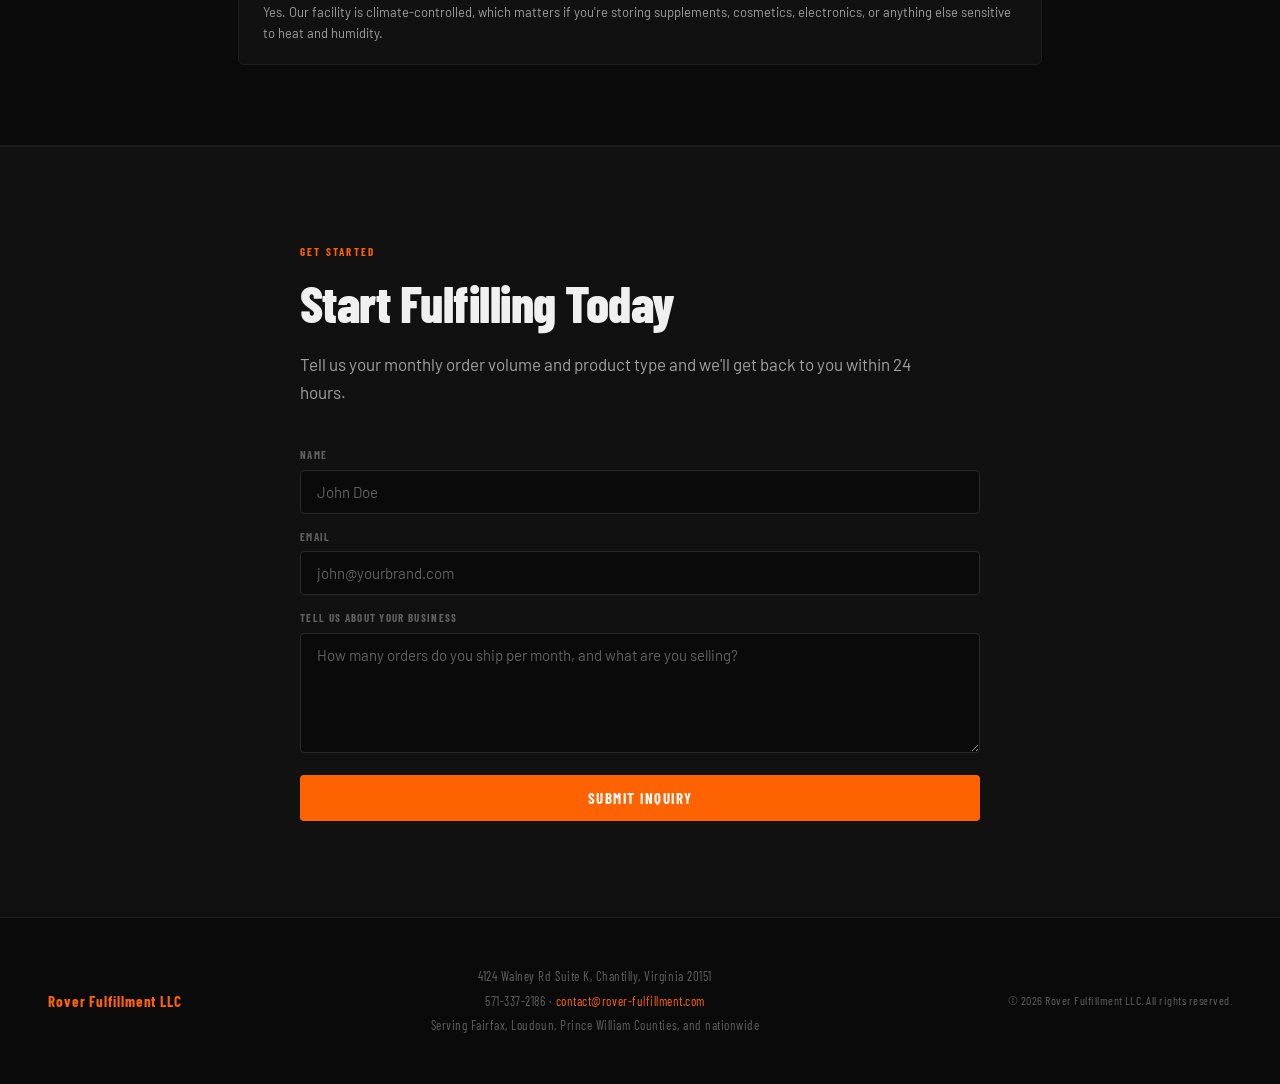
<file: rover-site/public/index.html>
<!DOCTYPE html>
<html lang="en">
<head>
  <meta charset="UTF-8" />
  <!-- Google tag (gtag.js) -->
  <script async src="https://www.googletagmanager.com/gtag/js?id=AW-18043970071"></script>
  <script>
    window.dataLayer = window.dataLayer || [];
    function gtag(){dataLayer.push(arguments);}
    gtag('js', new Date());
    gtag('config', 'GT-TX9RWXVZ');
    gtag('config', 'AW-18043970071');
  </script>
  <!-- reCAPTCHA v3 -->
  <script src="https://www.google.com/recaptcha/api.js?render=6LdF2-UsAAAAACh9Pfv2pEwq9YP8fWZXCiJZYNuj"></script>

  <meta name="viewport" content="width=device-width, initial-scale=1.0" />
  <title>Rover Fulfillment — 3PL & Prep Center, Chantilly VA</title>
  <meta name="description" content="Dedicated FBA, WFS, D2C prep center in Chantilly, Virginia. Built by Amazon sellers with $11M in annual revenue and 20+ years of experience. No minimums." />
  <link rel="preconnect" href="https://fonts.googleapis.com" />
  <link rel="preconnect" href="https://fonts.gstatic.com" crossorigin />
  <link href="https://fonts.googleapis.com/css2?family=Barlow+Condensed:wght@300;400;500;600;700;800;900&family=Barlow:wght@300;400;500;600&display=swap" rel="stylesheet" />
  <style>
    *, *::before, *::after { box-sizing: border-box; margin: 0; padding: 0; }

    :root {
      --bg: #0A0A0A;
      --surface: #111111;
      --surface-2: #181818;
      --border: #1E1E1E;
      --border-2: #2A2A2A;
      --text: #F0F0F0;
      --text-sub: #A0A0A0;
      --text-muted: #606060;
      --accent: #FF6200;
      --accent-hi: #FF7A20;
      --accent-lo: rgba(255,98,0,0.08);
      --accent-ring: rgba(255,98,0,0.25);
    }

    html { scroll-behavior: smooth; }

    body {
      background: var(--bg);
      color: var(--text);
      font-family: 'Barlow', sans-serif;
      font-size: 16px;
      line-height: 1.6;
      -webkit-font-smoothing: antialiased;
      overflow-x: hidden;
    }

    /* ── Nav ── */
    nav {
      position: fixed;
      top: 0;
      left: 0;
      right: 0;
      z-index: 100;
      display: flex;
      align-items: center;
      justify-content: space-between;
      padding: 0 48px;
      height: 64px;
      background: rgba(10,10,10,0.92);
      backdrop-filter: blur(12px);
      border-bottom: 1px solid var(--border);
    }

    .nav-logo {
      display: flex;
      align-items: center;
      gap: 12px;
      text-decoration: none;
    }

    .nav-logo-mark {
      width: 36px;
      height: 36px;
      background: var(--accent);
      border-radius: 8px;
      display: flex;
      align-items: center;
      justify-content: center;
      font-family: 'Barlow Condensed', sans-serif;
      font-size: 20px;
      font-weight: 800;
      color: #fff;
    }

    .nav-logo-text {
      font-family: 'Barlow Condensed', sans-serif;
      font-size: 16px;
      font-weight: 700;
      letter-spacing: 0.08em;
      text-transform: uppercase;
      color: var(--text);
    }

    .nav-links {
      display: flex;
      align-items: center;
      gap: 24px;
      list-style: none;
    }

    .nav-links a {
      font-family: 'Barlow Condensed', sans-serif;
      font-size: 13px;
      font-weight: 600;
      letter-spacing: 0.1em;
      text-transform: uppercase;
      color: var(--text-sub);
      text-decoration: none;
      transition: color 0.15s;
    }

    .nav-links a:hover { color: var(--text); }

    .nav-cta {
      background: var(--accent) !important;
      color: #fff !important;
      padding: 8px 18px;
      border-radius: 4px;
      transition: background 0.15s !important;
    }

    .nav-cta:hover { background: var(--accent-hi) !important; }

    /* ── Hero ── */
    .hero {
      min-height: 100vh;
      display: flex;
      flex-direction: column;
      align-items: center;
      justify-content: center;
      text-align: center;
      padding: 120px 48px 80px;
      position: relative;
      overflow: hidden;
    }

    .hero::before {
      content: '';
      position: absolute;
      inset: 0;
      background:
        radial-gradient(ellipse 80% 60% at 50% 0%, rgba(255,98,0,0.06) 0%, transparent 70%),
        linear-gradient(var(--border) 1px, transparent 1px),
        linear-gradient(90deg, var(--border) 1px, transparent 1px);
      background-size: auto, 64px 64px, 64px 64px;
      opacity: 0.6;
      pointer-events: none;
    }

    .hero-eyebrow {
      font-family: 'Barlow Condensed', sans-serif;
      font-size: 12px;
      font-weight: 700;
      letter-spacing: 0.2em;
      text-transform: uppercase;
      color: var(--accent);
      margin-bottom: 24px;
      position: relative;
      display: flex;
      align-items: center;
      gap: 10px;
    }

    .hero-eyebrow::before,
    .hero-eyebrow::after {
      content: '';
      width: 32px;
      height: 1px;
      background: var(--accent);
      opacity: 0.5;
    }

    .hero-title {
      font-family: 'Barlow Condensed', sans-serif;
      font-size: clamp(52px, 8vw, 96px);
      font-weight: 900;
      letter-spacing: -0.01em;
      line-height: 0.95;
      color: var(--text);
      margin-bottom: 8px;
      position: relative;
    }

    .hero-title span {
      color: var(--accent);
    }

    .hero-subtitle {
      font-family: 'Barlow Condensed', sans-serif;
      font-size: clamp(18px, 3vw, 26px);
      font-weight: 400;
      color: var(--text-sub);
      max-width: 680px;
      margin: 24px auto 0;
      line-height: 1.4;
      position: relative;
    }

    .hero-badges {
      display: flex;
      align-items: center;
      justify-content: center;
      gap: 12px;
      margin-top: 40px;
      flex-wrap: wrap;
      position: relative;
    }

 .hero-badge {
  display: flex;
  align-items: center;
  gap: 8px;
  padding: 10px 20px;
  background: var(--surface);
  border: 1px solid var(--border-2);
  border-radius: 4px;
  font-family: 'Barlow Condensed', sans-serif;
  font-size: 16px;
  font-weight: 600;
  letter-spacing: 0.06em;
  text-transform: uppercase;
  color: var(--text-sub);
}

    .hero-badge-dot {
      width: 6px;
      height: 6px;
      border-radius: 50%;
      background: var(--accent);
    }

    .hero-cta-row {
      display: flex;
      align-items: center;
      gap: 16px;
      margin-top: 48px;
      position: relative;
    }

    .btn-primary {
      background: var(--accent);
      color: #fff;
      padding: 14px 32px;
      border-radius: 4px;
      font-family: 'Barlow Condensed', sans-serif;
      font-size: 14px;
      font-weight: 700;
      letter-spacing: 0.1em;
      text-transform: uppercase;
      text-decoration: none;
      transition: background 0.15s;
      border: none;
      cursor: pointer;
    }

    .btn-primary:hover { background: var(--accent-hi); }

    .btn-ghost {
      background: transparent;
      color: var(--text-sub);
      padding: 14px 32px;
      border-radius: 4px;
      border: 1px solid var(--border-2);
      font-family: 'Barlow Condensed', sans-serif;
      font-size: 14px;
      font-weight: 700;
      letter-spacing: 0.1em;
      text-transform: uppercase;
      text-decoration: none;
      transition: all 0.15s;
      cursor: pointer;
    }

    .btn-ghost:hover {
      border-color: var(--border);
      color: var(--text);
    }

    /* ── Stats bar ── */
    .stats-bar {
      background: var(--surface);
      border-top: 1px solid var(--border);
      border-bottom: 1px solid var(--border);
      padding: 28px 48px;
      display: flex;
      align-items: center;
      justify-content: center;
      gap: 0;
    }

    .stat-item {
      flex: 1;
      max-width: 240px;
      display: flex;
      flex-direction: column;
      align-items: center;
      gap: 4px;
      padding: 0 32px;
      border-right: 1px solid var(--border);
    }

    .stat-item:last-child { border-right: none; }

    .stat-num {
      font-family: 'Barlow Condensed', sans-serif;
      font-size: 36px;
      font-weight: 800;
      color: var(--accent);
      line-height: 1;
    }

    .stat-label {
      font-family: 'Barlow Condensed', sans-serif;
      font-size: 12px;
      font-weight: 600;
      letter-spacing: 0.1em;
      text-transform: uppercase;
      color: var(--text-muted);
    }

    /* ── Section base ── */
    section {
      padding: 96px 48px;
      max-width: 1100px;
      margin: 0 auto;
    }

    .section-eyebrow {
      font-family: 'Barlow Condensed', sans-serif;
      font-size: 11px;
      font-weight: 700;
      letter-spacing: 0.2em;
      text-transform: uppercase;
      color: var(--accent);
      margin-bottom: 16px;
    }

    .section-title {
      font-family: 'Barlow Condensed', sans-serif;
      font-size: clamp(32px, 4vw, 52px);
      font-weight: 800;
      letter-spacing: -0.01em;
      line-height: 1.05;
      color: var(--text);
      margin-bottom: 20px;
    }

    .section-body {
      font-size: 17px;
      color: var(--text-sub);
      max-width: 620px;
      line-height: 1.65;
    }

    /* ── What we do ── */
    .what-grid {
      display: grid;
      grid-template-columns: 1fr 1fr;
      gap: 48px;
      align-items: center;
    }

    .what-left { }

    .what-right {
      display: flex;
      flex-direction: column;
      gap: 16px;
    }

    .what-card {
      background: var(--surface);
      border: 1px solid var(--border);
      border-radius: 6px;
      padding: 20px 24px;
      display: flex;
      align-items: flex-start;
      gap: 16px;
      transition: border-color 0.15s;
    }

    .what-card:hover { border-color: var(--accent-ring); }

    .what-icon {
      width: 36px;
      height: 36px;
      background: var(--accent-lo);
      border: 1px solid var(--accent-ring);
      border-radius: 5px;
      display: flex;
      align-items: center;
      justify-content: center;
      font-size: 16px;
      flex-shrink: 0;
    }

    .what-card-text h3 {
      font-family: 'Barlow Condensed', sans-serif;
      font-size: 15px;
      font-weight: 700;
      letter-spacing: 0.04em;
      color: var(--text);
      margin-bottom: 4px;
    }

    .what-card-text p {
      font-size: 13px;
      color: var(--text-sub);
      line-height: 1.5;
    }

    /* ── Services ── */
    .services-section {
      background: var(--surface);
      border-top: 1px solid var(--border);
      border-bottom: 1px solid var(--border);
      padding: 96px 48px;
    }

    .services-inner {
      max-width: 1100px;
      margin: 0 auto;
    }

    .services-grid {
      display: grid;
      grid-template-columns: repeat(4, 1fr);
      gap: 1px;
      background: var(--border);
      border: 1px solid var(--border);
      border-radius: 6px;
      overflow: hidden;
      margin-top: 48px;
    }

    .service-item {
      background: var(--surface);
      padding: 28px 24px;
      display: flex;
      flex-direction: column;
      gap: 8px;
      transition: background 0.15s;
    }

    .service-item:hover { background: var(--surface-2); }

    .service-num {
      font-family: 'Barlow Condensed', sans-serif;
      font-size: 11px;
      font-weight: 700;
      letter-spacing: 0.1em;
      color: var(--accent);
    }

    .service-name {
      font-family: 'Barlow Condensed', sans-serif;
      font-size: 16px;
      font-weight: 700;
      letter-spacing: 0.04em;
      color: var(--text);
    }

    /* ── Pricing ── */
    .pricing-grid {
      display: grid;
      grid-template-columns: repeat(2, 1fr);
      gap: 16px;
      margin-top: 48px;
    }

    .pricing-card {
      background: var(--surface);
      border: 1px solid var(--border);
      border-radius: 6px;
      padding: 28px 32px;
      transition: border-color 0.15s;
    }

    .pricing-card:hover { border-color: var(--border-2); }

    .pricing-card--featured {
      border-color: var(--accent-ring);
      background: var(--accent-lo);
    }

    .pricing-service {
      font-family: 'Barlow Condensed', sans-serif;
      font-size: 11px;
      font-weight: 700;
      letter-spacing: 0.12em;
      text-transform: uppercase;
      color: var(--text-muted);
      margin-bottom: 8px;
    }

    .pricing-price {
      font-family: 'Barlow Condensed', sans-serif;
      font-size: 32px;
      font-weight: 800;
      color: var(--text);
      line-height: 1;
      margin-bottom: 6px;
    }

    .pricing-card--featured .pricing-price { color: var(--accent); }

    .pricing-desc {
      font-size: 13px;
      color: var(--text-sub);
    }

   .pricing-note {
  margin-top: 24px;
  padding: 18px 20px;
  background: var(--surface);
  border: 1px solid var(--border);
  border-radius: 5px;
  font-family: 'Barlow Condensed', sans-serif;
  font-size: 18px;
  font-weight: 700;
  letter-spacing: 0.06em;
  color: var(--text);
  text-align: center;
}

    /* ── About ── */
    .about-grid {
      display: grid;
      grid-template-columns: 1fr 1fr;
      gap: 64px;
      align-items: center;
    }

    .about-stat-grid {
      display: grid;
      grid-template-columns: 1fr 1fr;
      gap: 1px;
      background: var(--border);
      border: 1px solid var(--border);
      border-radius: 6px;
      overflow: hidden;
    }

    .about-stat {
      background: var(--surface);
      padding: 24px;
      display: flex;
      flex-direction: column;
      gap: 4px;
    }

    .about-stat-num {
      font-family: 'Barlow Condensed', sans-serif;
      font-size: 40px;
      font-weight: 900;
      color: var(--accent);
      line-height: 1;
    }

    .about-stat-label {
      font-family: 'Barlow Condensed', sans-serif;
      font-size: 12px;
      font-weight: 600;
      letter-spacing: 0.08em;
      text-transform: uppercase;
      color: var(--text-muted);
    }

    /* ── Contact ── */
    .contact-section {
      background: var(--surface);
      border-top: 1px solid var(--border);
      padding: 96px 48px;
    }

    .contact-inner {
      max-width: 680px;
      margin: 0 auto;
    }

    .contact-form {
      display: flex;
      flex-direction: column;
      gap: 14px;
      margin-top: 40px;
    }

    .form-field {
      display: flex;
      flex-direction: column;
      gap: 6px;
    }

    .form-label {
      font-family: 'Barlow Condensed', sans-serif;
      font-size: 11px;
      font-weight: 700;
      letter-spacing: 0.12em;
      text-transform: uppercase;
      color: var(--text-muted);
    }

    .form-input,
    .form-textarea {
      background: var(--bg);
      border: 1px solid var(--border-2);
      border-radius: 4px;
      padding: 12px 16px;
      font-family: 'Barlow', sans-serif;
      font-size: 15px;
      color: var(--text);
      outline: none;
      width: 100%;
      transition: border-color 0.15s;
    }

    .form-input::placeholder,
    .form-textarea::placeholder { color: var(--text-muted); }

    .form-input:focus,
    .form-textarea:focus { border-color: var(--accent-ring); }

    .form-textarea { resize: vertical; min-height: 120px; }

    .form-submit {
      background: var(--accent);
      color: #fff;
      border: none;
      border-radius: 4px;
      padding: 14px;
      font-family: 'Barlow Condensed', sans-serif;
      font-size: 15px;
      font-weight: 700;
      letter-spacing: 0.1em;
      text-transform: uppercase;
      cursor: pointer;
      transition: background 0.15s;
      margin-top: 8px;
    }

    .form-submit:hover { background: var(--accent-hi); }

    .form-success {
      display: none;
      padding: 14px 20px;
      background: rgba(56,201,106,0.09);
      border: 1px solid rgba(56,201,106,0.2);
      border-radius: 4px;
      color: #38C96A;
      font-family: 'Barlow Condensed', sans-serif;
      font-size: 14px;
      font-weight: 600;
      letter-spacing: 0.04em;
      text-align: center;
    }

    /* ── Footer ── */
    footer {
      padding: 48px;
      border-top: 1px solid var(--border);
      display: flex;
      align-items: center;
      justify-content: space-between;
      gap: 24px;
      flex-wrap: wrap;
    }

    .footer-brand {
      font-family: 'Barlow Condensed', sans-serif;
      font-size: 15px;
      font-weight: 700;
      letter-spacing: 0.06em;
      color: var(--accent);
    }

    .footer-info {
      display: flex;
      flex-direction: column;
      gap: 4px;
      text-align: center;
    }

    .footer-addr {
      font-family: 'Barlow Condensed', sans-serif;
      font-size: 13px;
      color: var(--text-muted);
      letter-spacing: 0.04em;
    }

    .footer-addr a {
      color: var(--accent);
      text-decoration: none;
    }

    .footer-copy {
      font-family: 'Barlow Condensed', sans-serif;
      font-size: 12px;
      color: var(--text-muted);
      letter-spacing: 0.04em;
    }

    /* ── Divider line ── */
    .full-divider {
      height: 1px;
      background: var(--border);
      width: 100%;
    }

    /* ── Animations ── */
    @keyframes fadeUp {
      from { opacity: 0; transform: translateY(24px); }
      to   { opacity: 1; transform: translateY(0); }
    }

    .hero-eyebrow  { animation: fadeUp 0.6s ease both; }
    .hero-title    { animation: fadeUp 0.6s ease 0.1s both; }
    .hero-subtitle { animation: fadeUp 0.6s ease 0.2s both; }
    .hero-badges   { animation: fadeUp 0.6s ease 0.3s both; }
    .hero-cta-row  { animation: fadeUp 0.6s ease 0.4s both; }

    /* ── Responsive ── */
    @media (max-width: 900px) {
      nav { padding: 0 24px; }
      nav .nav-links { display: none; }
      section { padding: 64px 24px; }
      .hero { padding: 100px 24px 64px; }
      .stats-bar { padding: 24px; flex-wrap: wrap; gap: 24px; }
      .stat-item { border-right: none; max-width: none; }
      .what-grid { grid-template-columns: 1fr; }
      .services-grid { grid-template-columns: repeat(2, 1fr); }
      .pricing-grid { grid-template-columns: 1fr; }
      .about-grid { grid-template-columns: 1fr; }
      footer { flex-direction: column; text-align: center; padding: 32px 24px; }
      .footer-info { text-align: center; }
      .services-section { padding: 64px 24px; }
      .contact-section { padding: 64px 24px; }
    }
  </style>
</head>
<body>

  <!-- Nav -->
  <nav>
    <a href="#" class="nav-logo">
      <div class="nav-logo-mark">R</div>
      <span class="nav-logo-text">Rover Fulfillment</span>
    </a>
    <ul class="nav-links">
      <li><a href="#services">Services</a></li>
      <li><a href="#integrations">How We Work</a></li>
      <li><a href="#pricing">Pricing</a></li>
      <li><a href="#about">About</a></li>
      <li><a href="tel:5713372186" class="nav-cta" style="background: transparent !important; border: 1px solid var(--border-2); color: var(--text-sub) !important;">📞 571-337-2186</a></li>
      <li><a href="#contact" class="nav-cta">Get Started</a></li>
    </ul>
  </nav>

  <!-- Hero -->
  <div class="hero">
    <div class="hero-eyebrow">Chantilly, Virginia</div>
    <h1 class="hero-title">Fulfilled<br>by <span>Rover</span></h1>
    <p class="hero-subtitle">
      Dedicated FBA, WFS & D2C prep center built by Amazon sellers with $11M in peak annual revenue and 20+ years of experience.
    </p>
    <div class="hero-badges">
      <div class="hero-badge"><span class="hero-badge-dot"></span>Climate-Controlled Facility</div>
      <div class="hero-badge"><span class="hero-badge-dot"></span>No Minimums</div>
      <div class="hero-badge"><span class="hero-badge-dot"></span>Quality Guaranteed</div>
      <div class="hero-badge"><span class="hero-badge-dot"></span>24hr Response</div>
    </div>
    <div class="hero-cta-row">
      <a href="#contact" class="btn-primary">Start Fulfilling Today</a>
      <a href="https://calendly.com/nick-rover-fulfillment/30min" target="_blank" class="btn-ghost">📅 Book a 30-Min Call</a>
      <a href="#services" class="btn-ghost">See Services</a>
    </div>
  </div>

  <!-- Stats bar -->
  <div class="stats-bar">
    <div class="stat-item">
      <span class="stat-num">$11M+</span>
      <span class="stat-label">Peak Annual Revenue</span>
    </div>
    <div class="stat-item">
      <span class="stat-num">20+</span>
      <span class="stat-label">Years of Experience</span>
    </div>
    <div class="stat-item">
      <span class="stat-num">48HR</span>
      <span class="stat-label">Order Turnaround</span>
    </div>
    <div class="stat-item">
      <span class="stat-num">$0</span>
      <span class="stat-label">Minimum Requirements</span>
    </div>
  </div>

  <!-- What We Do -->
  <section id="services">
    <div class="what-grid">
      <div class="what-left">
        <div class="section-eyebrow">What We Do</div>
        <h2 class="section-title">Your inventory.<br>Our expertise.</h2>
        <p class="section-body">
          We inspect, prep, label, and pack your product to platform requirements. Every package leaves our facility as if it were our own inventory — handled with care, packed to protect, and prepared to impress.
          <br><br>
          All that's required from you is to send your inventory to our warehouse located in Chantilly, Virginia.
        </p>
      </div>
      <div class="what-right">
        <div class="what-card">
          <div class="what-icon">📦</div>
          <div class="what-card-text">
            <h3>FBA & Walmart WFS Prep</h3>
            <p>Full Amazon and Walmart marketplace prep to platform spec. FNSKU labeling, poly bagging, bubble wrap, and more. Orders processed within 48 hours of receipt.</p>
          </div>
        </div>
        <div class="what-card">
          <div class="what-icon">🚚</div>
          <div class="what-card-text">
            <h3>D2C Order Fulfillment</h3>
            <p>Shopify and DTC order fulfillment with tracking sent back on every order. Ask us for inventory counts or an order status any time and you'll hear back within 24 hours.</p>
          </div>
        </div>
        <div class="what-card">
          <div class="what-icon">🏷️</div>
          <div class="what-card-text">
            <h3>Branded Packaging</h3>
            <p>Custom packaging solutions that represent your brand. Inserts, custom boxes, branded tape, and more.</p>
          </div>
        </div>
        <div class="what-card">
          <div class="what-icon">🏢</div>
          <div class="what-card-text">
            <h3>Inventory Storage</h3>
            <p>Secure, climate-controlled storage, organized and counted so you always know what you have on hand.</p>
          </div>
        </div>
      </div>
    </div>
  </section>

  <div class="full-divider"></div>

  <!-- Services list -->
  <div class="services-section">
    <div class="services-inner">
      <div class="section-eyebrow">Services Include</div>
      <h2 class="section-title">Everything your<br>product needs.</h2>
      <div class="services-grid">
        <div class="service-item">
          <span class="service-num">01</span>
          <span class="service-name">FNSKU Labeling</span>
        </div>
        <div class="service-item">
          <span class="service-num">02</span>
          <span class="service-name">Poly Bagging & Bubble Wrapping</span>
        </div>
        <div class="service-item">
          <span class="service-num">03</span>
          <span class="service-name">Bundling & Kitting</span>
        </div>
        <div class="service-item">
          <span class="service-num">04</span>
          <span class="service-name">Returns Processing & Inspection</span>
        </div>
        <div class="service-item">
          <span class="service-num">05</span>
          <span class="service-name">Walmart WFS & FBA Prep</span>
        </div>
        <div class="service-item">
          <span class="service-num">06</span>
          <span class="service-name">Shopify Order Fulfillment</span>
        </div>
        <div class="service-item">
          <span class="service-num">07</span>
          <span class="service-name">Inventory Storage</span>
        </div>
        <div class="service-item">
          <span class="service-num">08</span>
          <span class="service-name">Branded Packaging</span>
        </div>
        <div class="service-item">
          <span class="service-num">09</span>
          <span class="service-name">Expiration Date Labeling</span>
        </div>
        <div class="service-item">
          <span class="service-num">10</span>
          <span class="service-name">Fragile Item Handling</span>
        </div>
      </div>
    </div>
  </div>

  <!-- Pricing -->
    <!-- Integrations -->
  <section id="integrations" style="padding: 80px 48px; max-width: 1100px; margin: 0 auto;">
    <div class="section-eyebrow">Working With Us</div>
    <h2 class="section-title">Your orders.<br>Handled directly.</h2>
    <p class="section-body" style="max-width: 620px; margin-bottom: 40px;">
      We sell warehouse work, not a software subscription. Your orders reach us, we pack and ship them, and you hear from an actual person — not a ticket queue.
    </p>
    <div class="what-grid" style="gap: 24px;">
      <div class="what-right" style="display: grid; grid-template-columns: repeat(auto-fit, minmax(260px, 1fr)); gap: 16px;">
        <div class="what-card">
          <div class="what-icon">🛒</div>
          <div class="what-card-text">
            <h3>Platform Support</h3>
            <p>We fulfill for Amazon, Walmart, Shopify, TikTok Shop, eBay, and more. Tell us where you sell and we'll walk through how orders will reach us.</p>
          </div>
        </div>
        <div class="what-card">
          <div class="what-icon">📮</div>
          <div class="what-card-text">
            <h3>Tracking On Every Order</h3>
            <p>Tracking numbers go back to you as orders ship, so your customers get their notifications the same way they always have.</p>
          </div>
        </div>
        <div class="what-card">
          <div class="what-icon">💬</div>
          <div class="what-card-text">
            <h3>Talk To The Warehouse</h3>
            <p>Questions about your inventory go straight to the people handling it. Ask for counts, photos, or a status check and you'll get an answer inside 24 hours.</p>
          </div>
        </div>
        <div class="what-card">
          <div class="what-icon">⚙️</div>
          <div class="what-card-text">
            <h3>One-Time Setup</h3>
            <p>Getting your account set up is a one-time process we handle together at onboarding. Contact us for details on your platform.</p>
          </div>
        </div>
      </div>
    </div>
  </section>

  <div class="full-divider"></div>

  <!-- How It Works -->
  <section style="padding: 80px 48px; max-width: 1100px; margin: 0 auto;">
    <div class="section-eyebrow">How It Works</div>
    <h2 class="section-title">Up and running<br>in three steps.</h2>
    <div style="display: grid; grid-template-columns: repeat(auto-fit, minmax(220px, 1fr)); gap: 24px; margin-top: 40px;">
      <div class="what-card" style="flex-direction: column; align-items: flex-start; gap: 12px;">
        <div class="what-icon" style="font-size: 20px; font-weight: 800; font-family: 'Barlow Condensed', sans-serif; color: var(--accent); background: var(--accent-lo); border: 1px solid var(--accent-ring); width: 36px; height: 36px; border-radius: 50%; display: flex; align-items: center; justify-content: center;">1</div>
        <div class="what-card-text">
          <h3>Send Your Inventory</h3>
          <p>Ship your products to our Chantilly, VA warehouse. We'll count everything in and confirm exactly what we received.</p>
        </div>
      </div>
      <div class="what-card" style="flex-direction: column; align-items: flex-start; gap: 12px;">
        <div class="what-icon" style="font-size: 20px; font-weight: 800; font-family: 'Barlow Condensed', sans-serif; color: var(--accent); background: var(--accent-lo); border: 1px solid var(--accent-ring); width: 36px; height: 36px; border-radius: 50%; display: flex; align-items: center; justify-content: center;">2</div>
        <div class="what-card-text">
          <h3>We Prep & Pack</h3>
          <p>We handle all inspection, labeling, packaging, and prep to platform requirements — within 48 hours.</p>
        </div>
      </div>
      <div class="what-card" style="flex-direction: column; align-items: flex-start; gap: 12px;">
        <div class="what-icon" style="font-size: 20px; font-weight: 800; font-family: 'Barlow Condensed', sans-serif; color: var(--accent); background: var(--accent-lo); border: 1px solid var(--accent-ring); width: 36px; height: 36px; border-radius: 50%; display: flex; align-items: center; justify-content: center;">3</div>
        <div class="what-card-text">
          <h3>Orders Ship Automatically</h3>
          <p>Once you're set up, orders come through to us and go out within 48 hours. Tracking comes back to you on every shipment.</p>
        </div>
      </div>
    </div>
  </section>

  <div class="full-divider"></div>

<section id="pricing">
    <div class="section-eyebrow">Pricing</div>
    <h2 class="section-title">Simple, transparent<br>pricing.</h2>
    <p class="section-body">No hidden fees. No long-term contracts. Pay only for what you use.</p>

    <div class="pricing-grid">
      <div class="pricing-card">
        <div class="pricing-service">FBA & Walmart WFS Prep</div>
        <div class="pricing-price">From $0.50</div>
        <div class="pricing-desc">Per unit. Includes inspection, labeling, and platform-compliant packaging.</div>
      </div>
      <div class="pricing-card pricing-card--featured">
        <div class="pricing-service">Shopify & DTC Order Fulfillment</div>
        <div class="pricing-price">From $3.00</div>
        <div class="pricing-desc">Per order. Includes pick, pack, and ship. Packaging materials billed separately at cost.</div>
      </div>
      <div class="pricing-card">
        <div class="pricing-service">Inventory Storage</div>
        <div class="pricing-price">$30 / Pallet</div>
        <div class="pricing-desc">Billed monthly. Box storage available from $15/box/month.</div>
      </div>
      <div class="pricing-card">
        <div class="pricing-service">Branded Packaging</div>
        <div class="pricing-price">Pricing Varies</div>
        <div class="pricing-desc">Custom inserts, boxes, and branded materials. Contact us for a quote.</div>
      </div>
    </div>
    <div class="pricing-note">No minimums — we work with brands at every stage of growth.</div>
  </section>

  <div class="full-divider"></div>

  <!-- About -->
  <section id="about">
    <div class="about-grid">
      <div>
        <div class="section-eyebrow">About Us</div>
        <h2 class="section-title">Built by sellers,<br>for sellers.</h2>
        <p class="section-body">
          We're a family-run business since 2003 that specialized in retail across several marketplaces and categories, with $11 million in revenue generated in a single year at our peak.
          <br><br>
          We built Rover Fulfillment because we know what sellers actually need from a prep center — because we've been on your side of the business for over 20 years. We've packed and seen it all. Now we want to help new and existing brands with the knowledge and experience we've accumulated.
        </p>
      </div>
      <div class="about-stat-grid">
        <div class="about-stat">
          <span class="about-stat-num">2003</span>
          <span class="about-stat-label">Founded</span>
        </div>
        <div class="about-stat">
          <span class="about-stat-num">$11M</span>
          <span class="about-stat-label">Peak Revenue</span>
        </div>
        <div class="about-stat">
          <span class="about-stat-num">20+</span>
          <span class="about-stat-label">Years Experience</span>
        </div>
        <div class="about-stat">
          <span class="about-stat-num">48HR</span>
          <span class="about-stat-label">Order Turnaround</span>
        </div>
      </div>
    </div>
  </section>

  <!-- FAQ -->
  <section style="padding: 80px 48px; max-width: 900px; margin: 0 auto;">
    <div class="section-eyebrow">FAQ</div>
    <h2 class="section-title">Common questions,<br>straight answers.</h2>
    <div style="margin-top: 40px; display: flex; flex-direction: column; gap: 16px;">
      <div class="what-card" style="flex-direction: column; align-items: flex-start; gap: 8px;">
        <h3 style="font-family: 'Barlow Condensed', sans-serif; font-size: 16px; font-weight: 700; letter-spacing: 0.04em; color: var(--text);">Is there a minimum shipment size?</h3>
        <p style="font-size: 13px; color: var(--text-sub); line-height: 1.6;">No minimums — ever. We work with brands at every stage, whether you're sending 10 units or 10,000.</p>
      </div>
      <div class="what-card" style="flex-direction: column; align-items: flex-start; gap: 8px;">
        <h3 style="font-family: 'Barlow Condensed', sans-serif; font-size: 16px; font-weight: 700; letter-spacing: 0.04em; color: var(--text);">How fast do you process orders?</h3>
        <p style="font-size: 13px; color: var(--text-sub); line-height: 1.6;">We process and ship orders within 48 hours of receipt. During peak periods we'll communicate any changes proactively.</p>
      </div>
      <div class="what-card" style="flex-direction: column; align-items: flex-start; gap: 8px;">
        <h3 style="font-family: 'Barlow Condensed', sans-serif; font-size: 16px; font-weight: 700; letter-spacing: 0.04em; color: var(--text);">Do you handle hazmat or oversized items?</h3>
        <p style="font-size: 13px; color: var(--text-sub); line-height: 1.6;">Contact us with the specifics of your product and we'll let you know. We handle a wide range of product types and can accommodate many special requirements.</p>
      </div>
      <div class="what-card" style="flex-direction: column; align-items: flex-start; gap: 8px;">
        <h3 style="font-family: 'Barlow Condensed', sans-serif; font-size: 16px; font-weight: 700; letter-spacing: 0.04em; color: var(--text);">Do you provide photos of prepped items?</h3>
        <p style="font-size: 13px; color: var(--text-sub); line-height: 1.6;">Yes. Just ask and we'll send photos of your prepped inventory. Same goes for current counts or the status of a specific order.</p>
      </div>
      <div class="what-card" style="flex-direction: column; align-items: flex-start; gap: 8px;">
        <h3 style="font-family: 'Barlow Condensed', sans-serif; font-size: 16px; font-weight: 700; letter-spacing: 0.04em; color: var(--text);">Do you handle returns?</h3>
        <p style="font-size: 13px; color: var(--text-sub); line-height: 1.6;">Yes. We offer returns processing and inspection. Returned items are checked, logged, and restocked or flagged based on your preferences.</p>
      </div>
      <div class="what-card" style="flex-direction: column; align-items: flex-start; gap: 8px;">
        <h3 style="font-family: 'Barlow Condensed', sans-serif; font-size: 16px; font-weight: 700; letter-spacing: 0.04em; color: var(--text);">How does onboarding work?</h3>
        <p style="font-size: 13px; color: var(--text-sub); line-height: 1.6;">We'll agree on how your orders reach us based on where you sell (Shopify, Amazon, Walmart, etc.), then get your inventory received and counted. There's a one-time setup step at the start — contact us and we'll walk you through what it looks like for your platform.</p>
      </div>
      <div class="what-card" style="flex-direction: column; align-items: flex-start; gap: 8px;">
        <h3 style="font-family: 'Barlow Condensed', sans-serif; font-size: 16px; font-weight: 700; letter-spacing: 0.04em; color: var(--text);">Is your warehouse climate-controlled?</h3>
        <p style="font-size: 13px; color: var(--text-sub); line-height: 1.6;">Yes. Our facility is climate-controlled, which matters if you're storing supplements, cosmetics, electronics, or anything else sensitive to heat and humidity.</p>
      </div>
    </div>
  </section>

  <div class="full-divider"></div>

  <!-- Contact -->
  <div class="contact-section" id="contact">
    <div class="contact-inner">
      <div class="section-eyebrow">Get Started</div>
      <h2 class="section-title">Start Fulfilling Today</h2>
      <p class="section-body">Tell us your monthly order volume and product type and we'll get back to you within 24 hours.</p>

      <form class="contact-form" id="contactForm">
        <div class="form-field">
          <label class="form-label" for="name">Name</label>
          <input class="form-input" type="text" id="name" name="name" placeholder="John Doe" required />
        </div>
        <div class="form-field">
          <label class="form-label" for="email">Email</label>
          <input class="form-input" type="email" id="email" name="email" placeholder="john@yourbrand.com" required />
        </div>
        <div class="form-field">
          <label class="form-label" for="detail">Tell us about your business</label>
          <textarea class="form-textarea" id="detail" name="detail" placeholder="How many orders do you ship per month, and what are you selling?" required></textarea>
        </div>
        <button type="submit" class="form-submit">Submit Inquiry</button>
        <div class="form-success" id="formSuccess">
          ✓ Message received — we'll be in touch within 24 hours.
        </div>
      </form>
    </div>
  </div>

  <!-- Footer -->
  <footer>
    <span class="footer-brand">Rover Fulfillment LLC</span>
    <div class="footer-info">
      <span class="footer-addr">4124 Walney Rd Suite K, Chantilly, Virginia 20151</span>
      <span class="footer-addr">571-337-2186 · <a href="mailto:contact@rover-fulfillment.com">contact@rover-fulfillment.com</a></span>
      <span class="footer-addr">Serving Fairfax, Loudoun, Prince William Counties, and nationwide</span>
    </div>
    <span class="footer-copy">© 2026 Rover Fulfillment LLC. All rights reserved.</span>
  </footer>

  <script>
    // Returns a token, or null if reCAPTCHA hasn't loaded / errored.
    // The API flags a missing token rather than rejecting it, so a captcha
    // problem never costs us a real inquiry.
    async function getCaptchaToken() {
      try {
        if (typeof grecaptcha === 'undefined') return null
        await new Promise(resolve => grecaptcha.ready(resolve))
        return await grecaptcha.execute('6LdF2-UsAAAAACh9Pfv2pEwq9YP8fWZXCiJZYNuj', { action: 'contact' })
      } catch (err) {
        return null
      }
    }

    document.getElementById('contactForm').addEventListener('submit', async function(e) {
      e.preventDefault()
      const btn = this.querySelector('.form-submit')
      const success = document.getElementById('formSuccess')
      btn.textContent = 'Sending...'
      btn.disabled = true

      const data = {
        name:   document.getElementById('name').value,
        email:  document.getElementById('email').value,
        detail: document.getElementById('detail').value,
      }

      try {
        data.recaptchaToken = await getCaptchaToken()

        const res = await fetch('/api/contact', {
          method: 'POST',
          headers: { 'Content-Type': 'application/json' },
          body: JSON.stringify(data),
        })
        if (res.ok) {
          btn.style.display = 'none'
          success.style.display = 'block'
          gtag('event', 'conversion', { send_to: 'AW-18043970071' })
        } else {
          btn.textContent = 'Submit Inquiry'
          btn.disabled = false
          alert('Something went wrong. Please email contact@rover-fulfillment.com directly.')
        }
      } catch (err) {
        btn.textContent = 'Submit Inquiry'
        btn.disabled = false
        alert('Something went wrong. Please email contact@rover-fulfillment.com directly.')
      }
    })
  </script>
</body>
</html>
</file>
